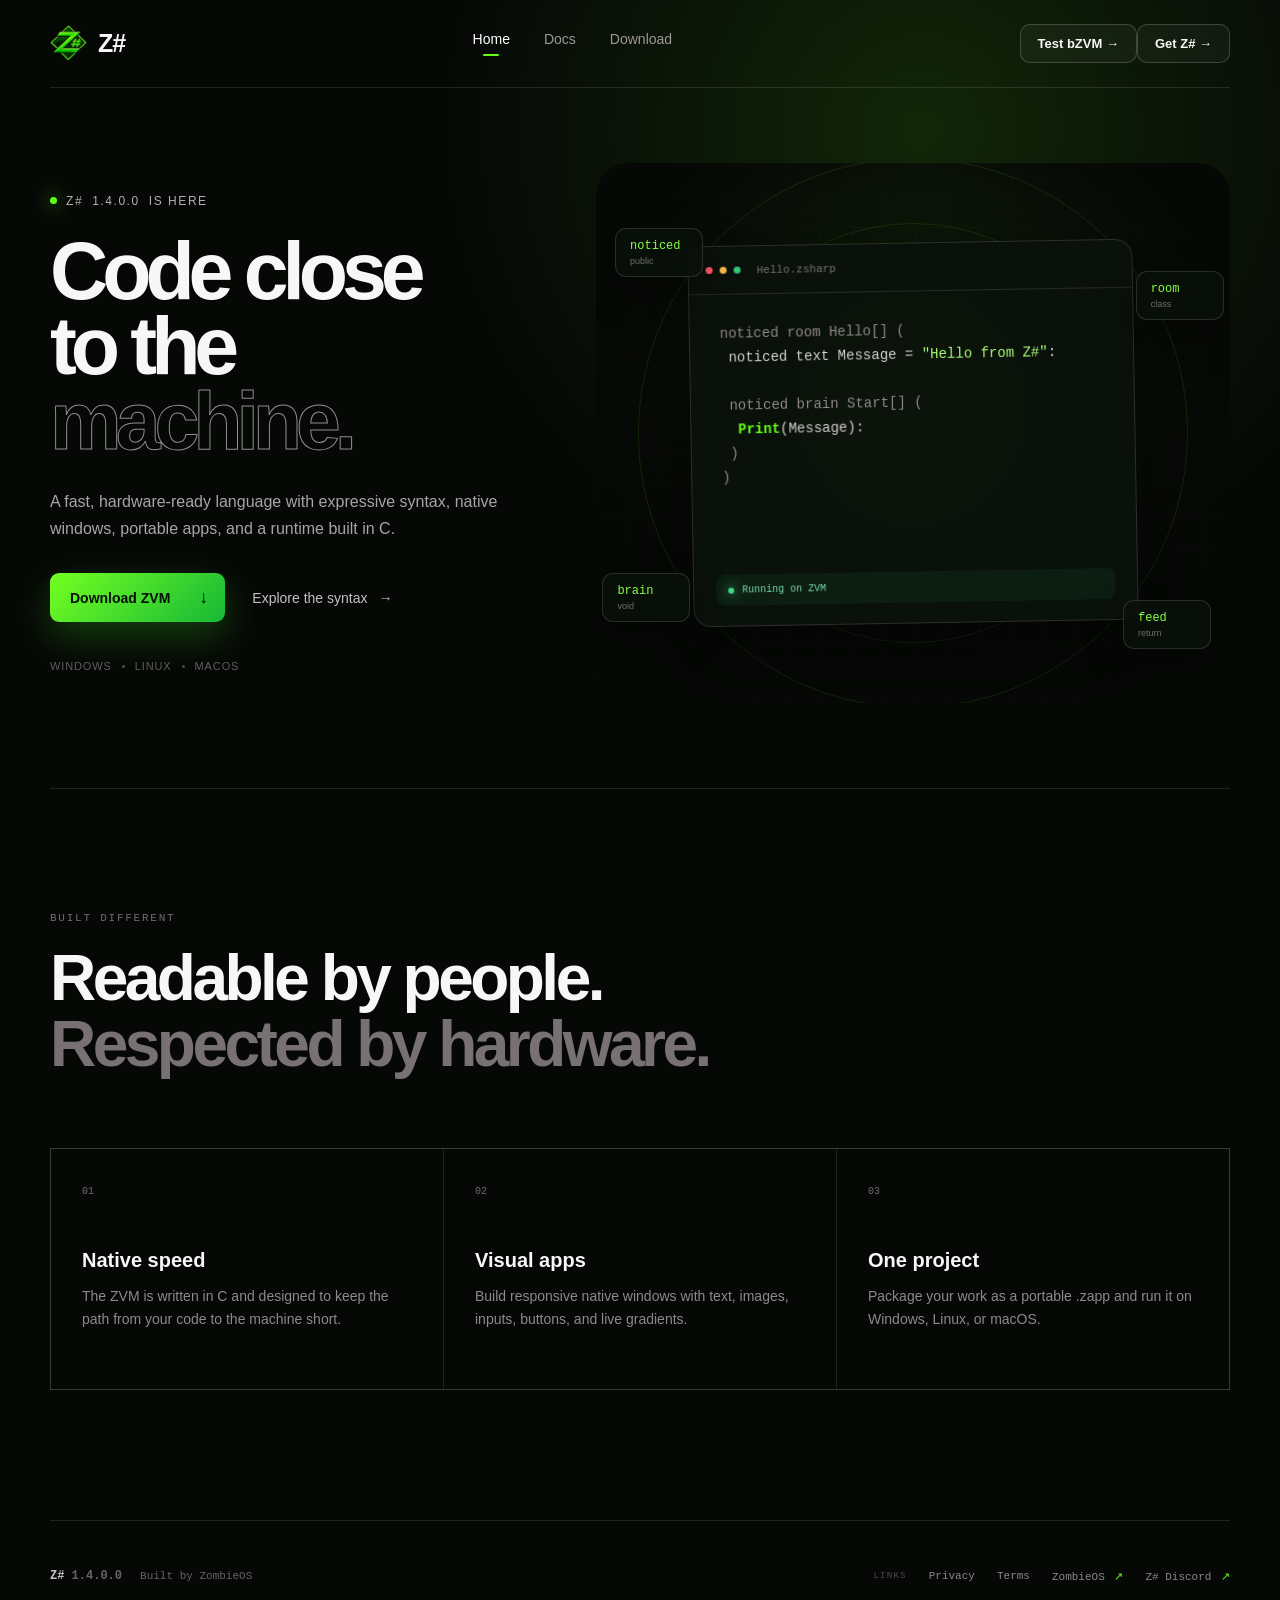
<file: index.html>
<!doctype html>
<html lang="en">
<head>
  <meta charset="utf-8">
  <meta name="viewport" content="width=device-width, initial-scale=1">
  <meta name="description" content="Z# is a fast, hardware-ready language for native apps, scripts, and Java workspaces.">
  <meta property="og:title" content="Z# — Code close to the machine">
  <meta property="og:description" content="A fast, hardware-ready language for native apps, scripts, and Java workspaces.">
  <meta property="og:image" content="https://www.zsharp.zombieos.com/og.png">
  <meta name="twitter:card" content="summary_large_image">
  <link rel="icon" href="zsharp.png?v=1.0.2.0">
  <link rel="stylesheet" href="Style.css?v=1.0.2.0">
  <script src="/Main.js?v=1.4.0.0" defer></script>
  <script src="/Script.js?v=1.4.0.0" defer></script>
  <script src="/bzvm.js?v=1.4.0.0" defer></script>
  <script type="text/zsharp" src="/Site.zsharp?v=1.4.0.0"></script>
  <title>Z# — Code close to the machine</title>
</head>
<body>
  <main>
    <nav class="nav shell" aria-label="Main navigation">
      <a class="brand" href="/" aria-label="Z# home"><img src="zsharp.png?v=1.0.2.0" alt=""><span>Z#</span></a>
      <div class="navLinks">
        <a class="active" href="/">Home</a>
        <a href="/docs">Docs</a>
        <a href="/download">Download</a>
      </div>
      <a class="navCta next" href="/zsharp.html">Test bZVM <span aria-hidden="true">→</span></a>
      <a class="navCta next" href="/download">Get Z# <span aria-hidden="true">→</span></a>
    </nav>

    <section class="hero shell">
      <div class="heroCopy">
        <div class="eyebrow"><span></span> Z# <b data-zsharp-version></b> is here</div>
        <h1>Code close<br>to the <em>machine.</em></h1>
        <p>A fast, hardware-ready language with expressive syntax, native windows, portable apps, and a runtime built in C.</p>
        <div class="heroActions">
          <a class="primaryButton" href="/download">Download ZVM <span>↓</span></a>
          <a class="textButton" href="/docs">Explore the syntax <span>→</span></a>
        </div>
        <div class="platforms" aria-label="Supported platforms"><span>Windows</span><i></i><span>Linux</span><i></i><span>macOS</span></div>
      </div>

      <div class="codeCanvas" aria-label="Interactive Z# code example">
        <div class="cursorGlow"></div>
        <div class="orbit orbitOne"></div><div class="orbit orbitTwo"></div>
        <div class="node nodeA"><b>noticed</b><small>public</small></div>
        <div class="node nodeB"><b>room</b><small>class</small></div>
        <div class="node nodeC"><b>brain</b><small>void</small></div>
        <div class="node nodeD"><b>feed</b><small>return</small></div>
        <div class="connector connectorA"></div><div class="connector connectorB"></div><div class="connector connectorC"></div>
        <div class="codeCard">
          <div class="codeBar"><span class="dot red"></span><span class="dot amber"></span><span class="dot green"></span><span class="filename">Hello.zsharp</span></div>
          <pre><span class="soft">noticed room Hello[] (</span>
 noticed text Message = <span class="string">"Hello from Z#"</span>:

<span class="soft"> noticed brain Start[] (</span>
<span class="accent">  Print</span>(Message):
<span class="soft"> )
)</span></pre>
          <div class="running"><span></span> Running on ZVM</div>
        </div>
      </div>
    </section>

    <section class="manifesto shell">
      <p class="sectionLabel">BUILT DIFFERENT</p>
      <h2>Readable by people.<br><span>Respected by hardware.</span></h2>
      <div class="featureGrid">
        <article><strong>01</strong><h3>Native speed</h3><p>The ZVM is written in C and designed to keep the path from your code to the machine short.</p></article>
        <article><strong>02</strong><h3>Visual apps</h3><p>Build responsive native windows with text, images, inputs, buttons, and live gradients.</p></article>
        <article><strong>03</strong><h3>One project</h3><p>Package your work as a portable .zapp and run it on Windows, Linux, or macOS.</p></article>
      </div>
    </section>

    <footer class="footer shell">
      <div class="footerIdentity"><strong>Z# <span data-zsharp-version></span></strong><span>Built by ZombieOS</span></div>
      <nav class="footerLinks" aria-label="Official links"><span>LINKS</span><a href="/privacy">Privacy</a><a href="/terms">Terms</a><a href="https://www.zombieos.com/" target="_blank" rel="noreferrer">ZombieOS <b>↗</b></a><a href="https://www.discord.com/invite/vyc729qvh5" target="_blank" rel="noreferrer">Z# Discord <b>↗</b></a></nav>
    </footer>
  </main>
</body>
</html>
</file>
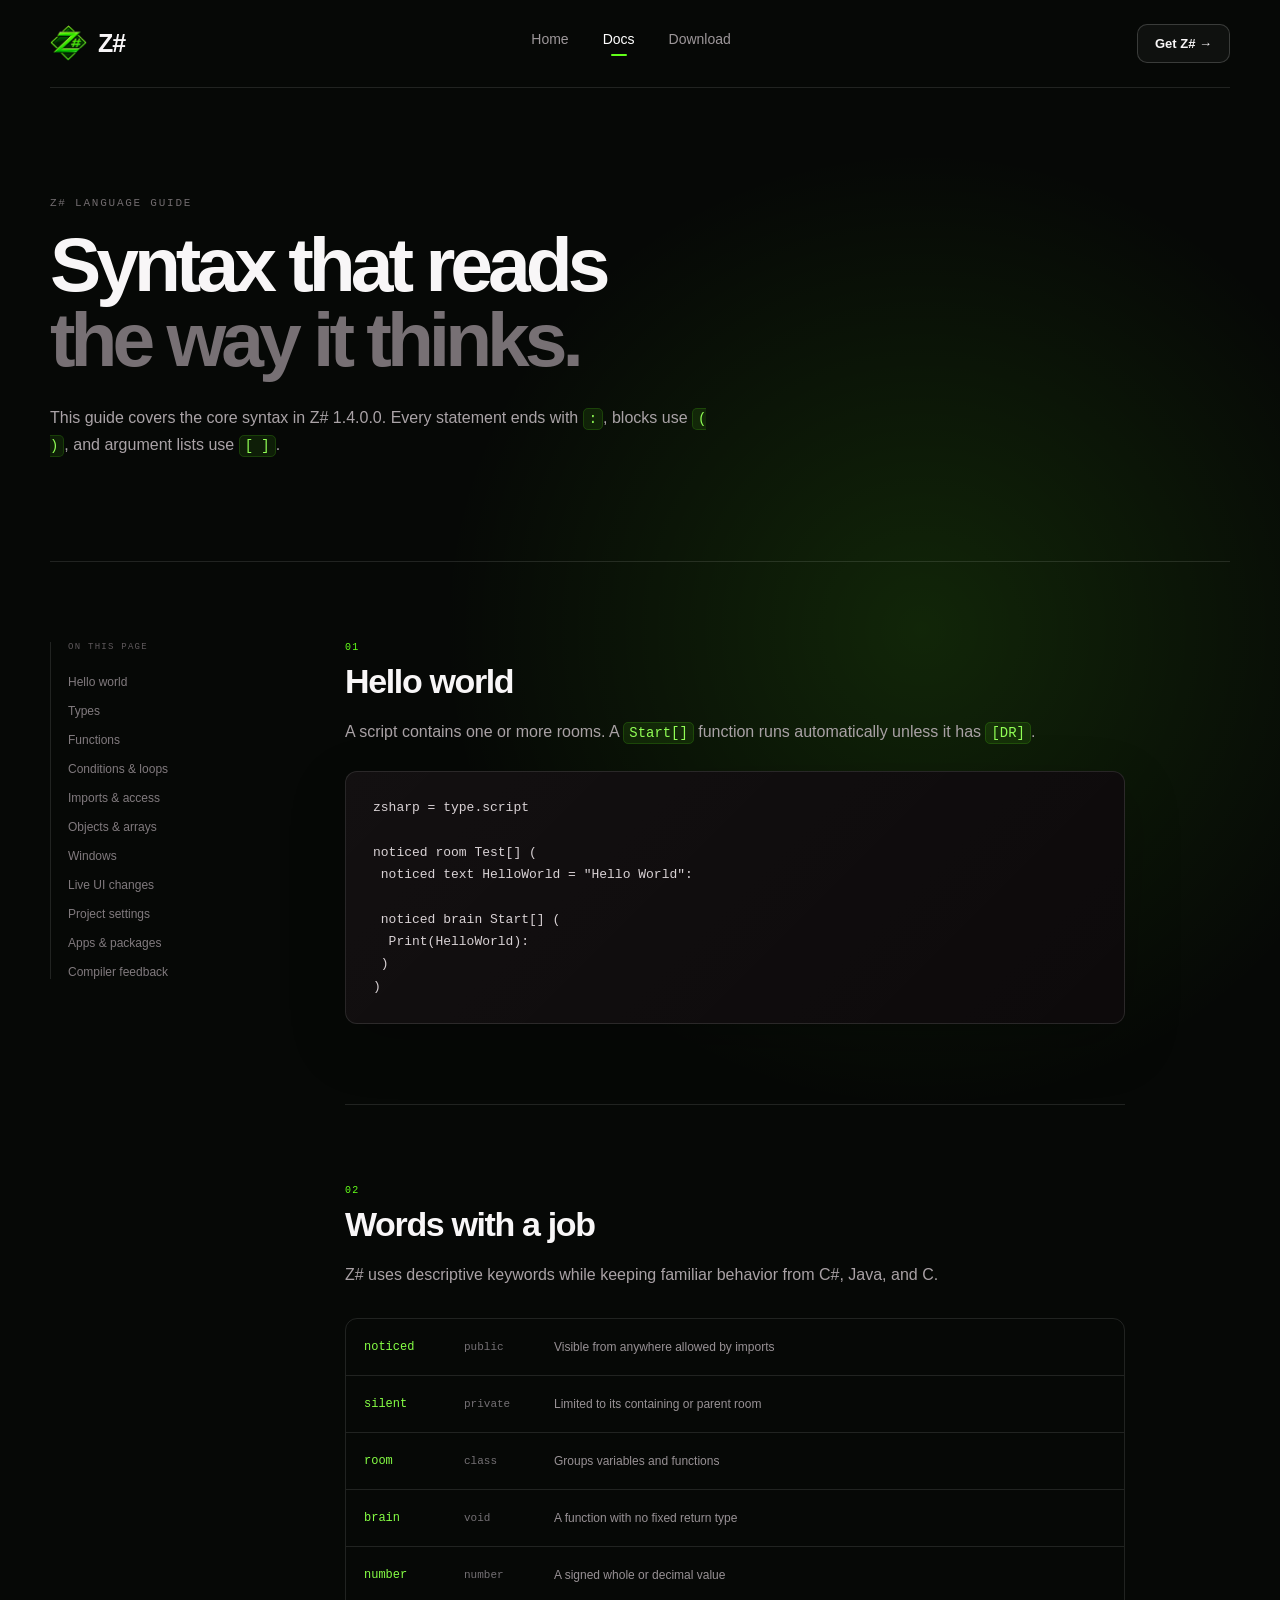
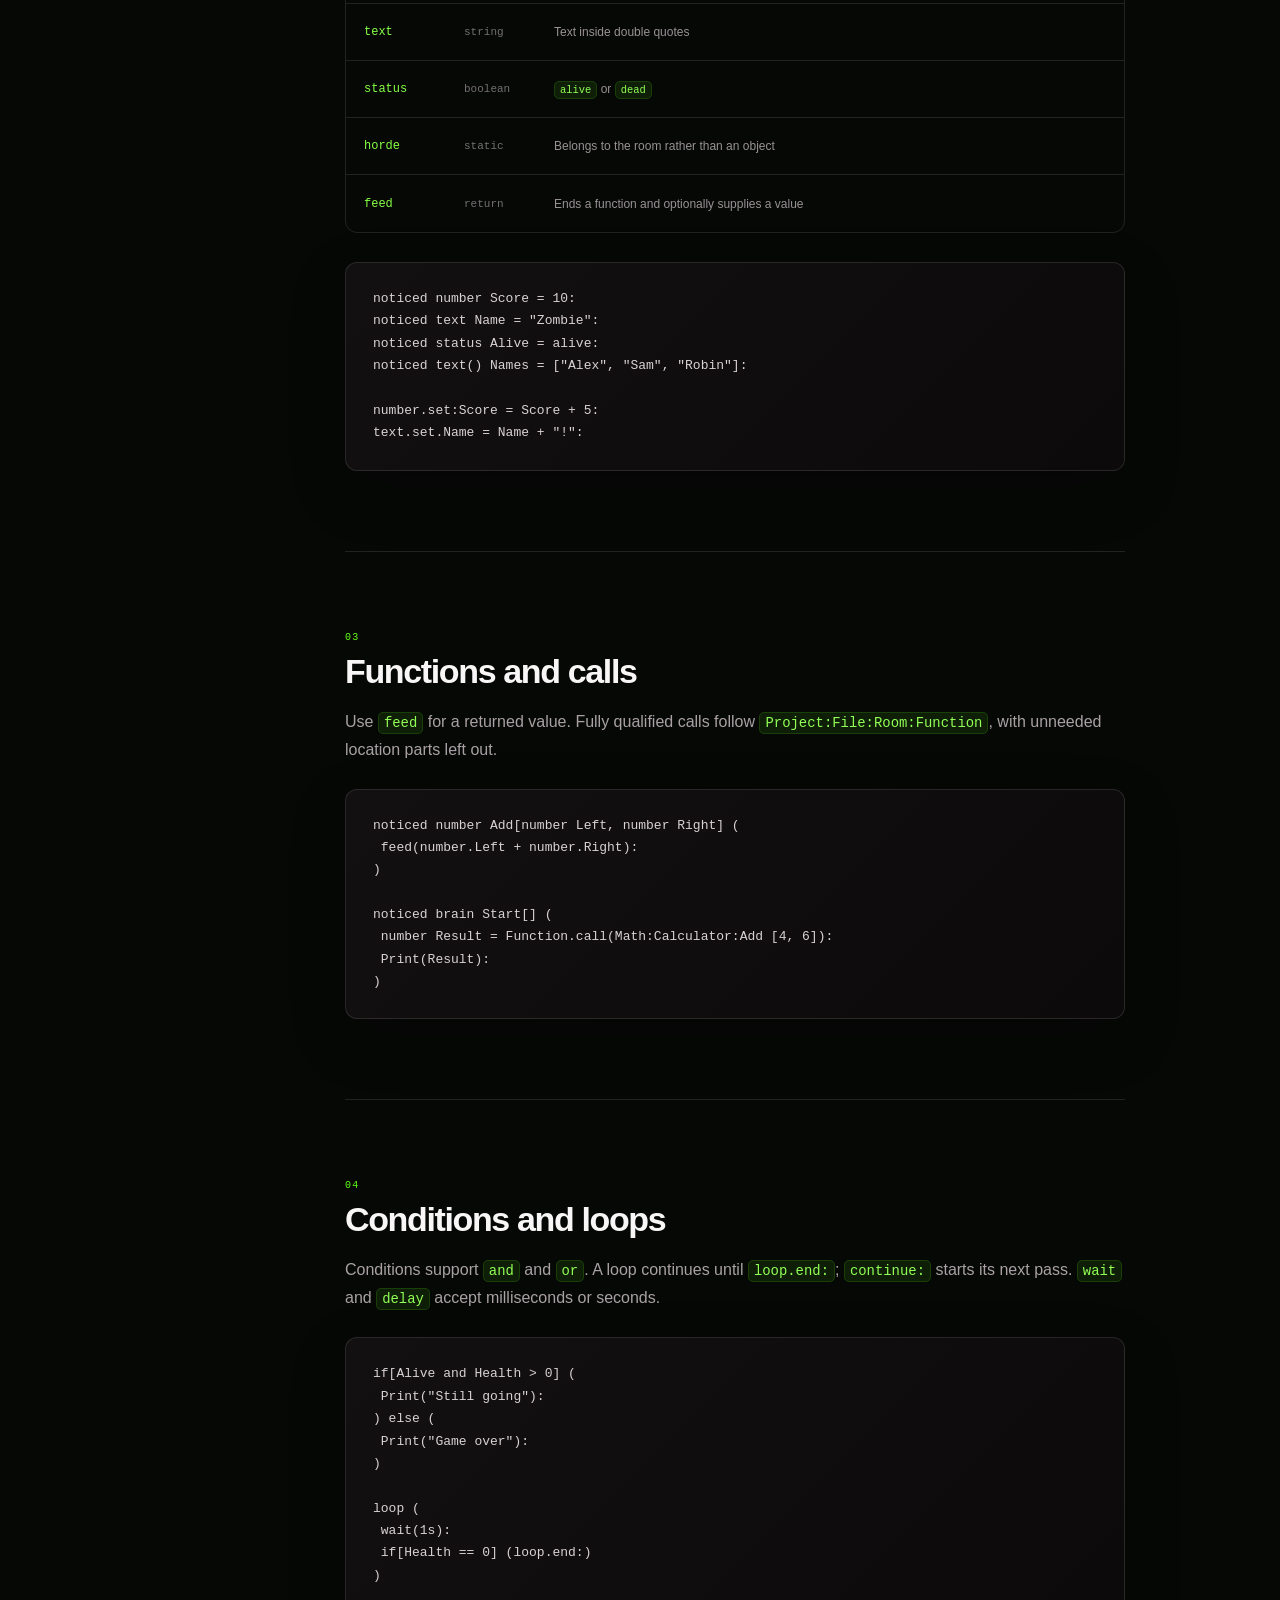
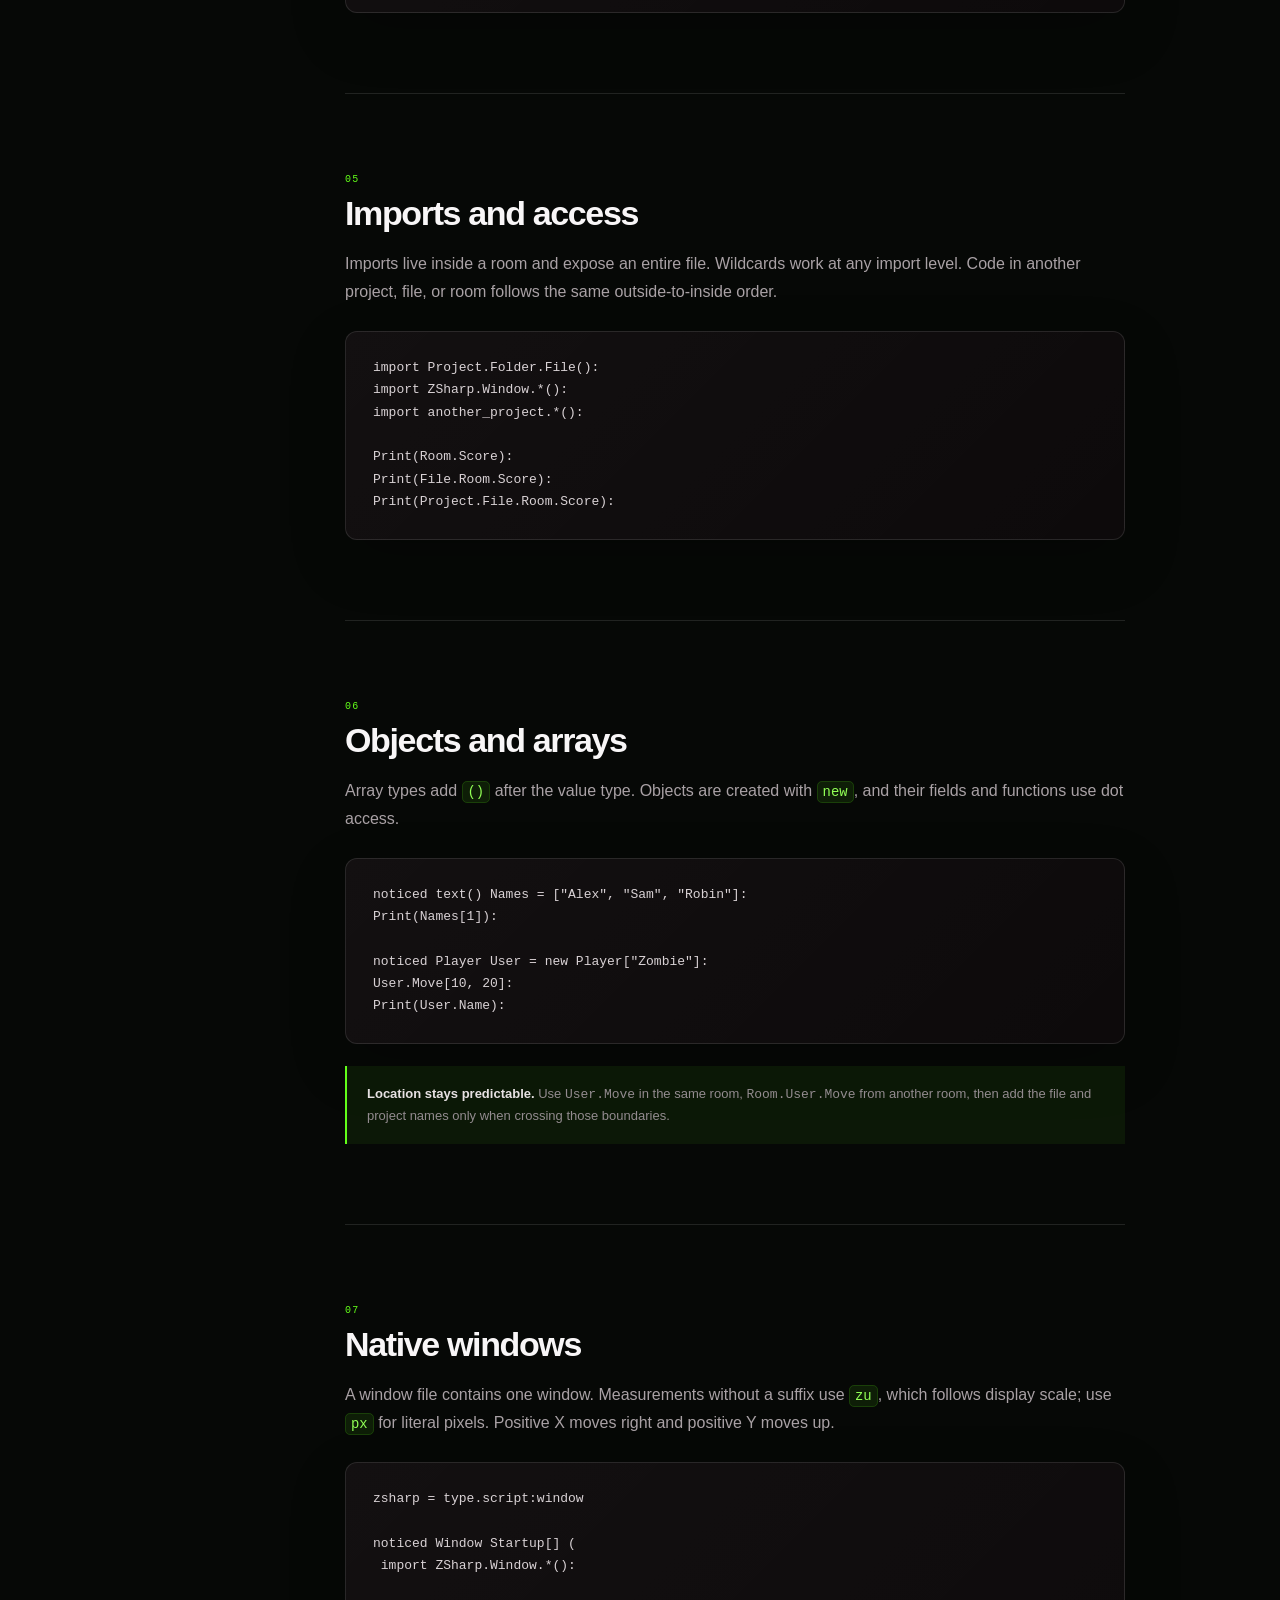
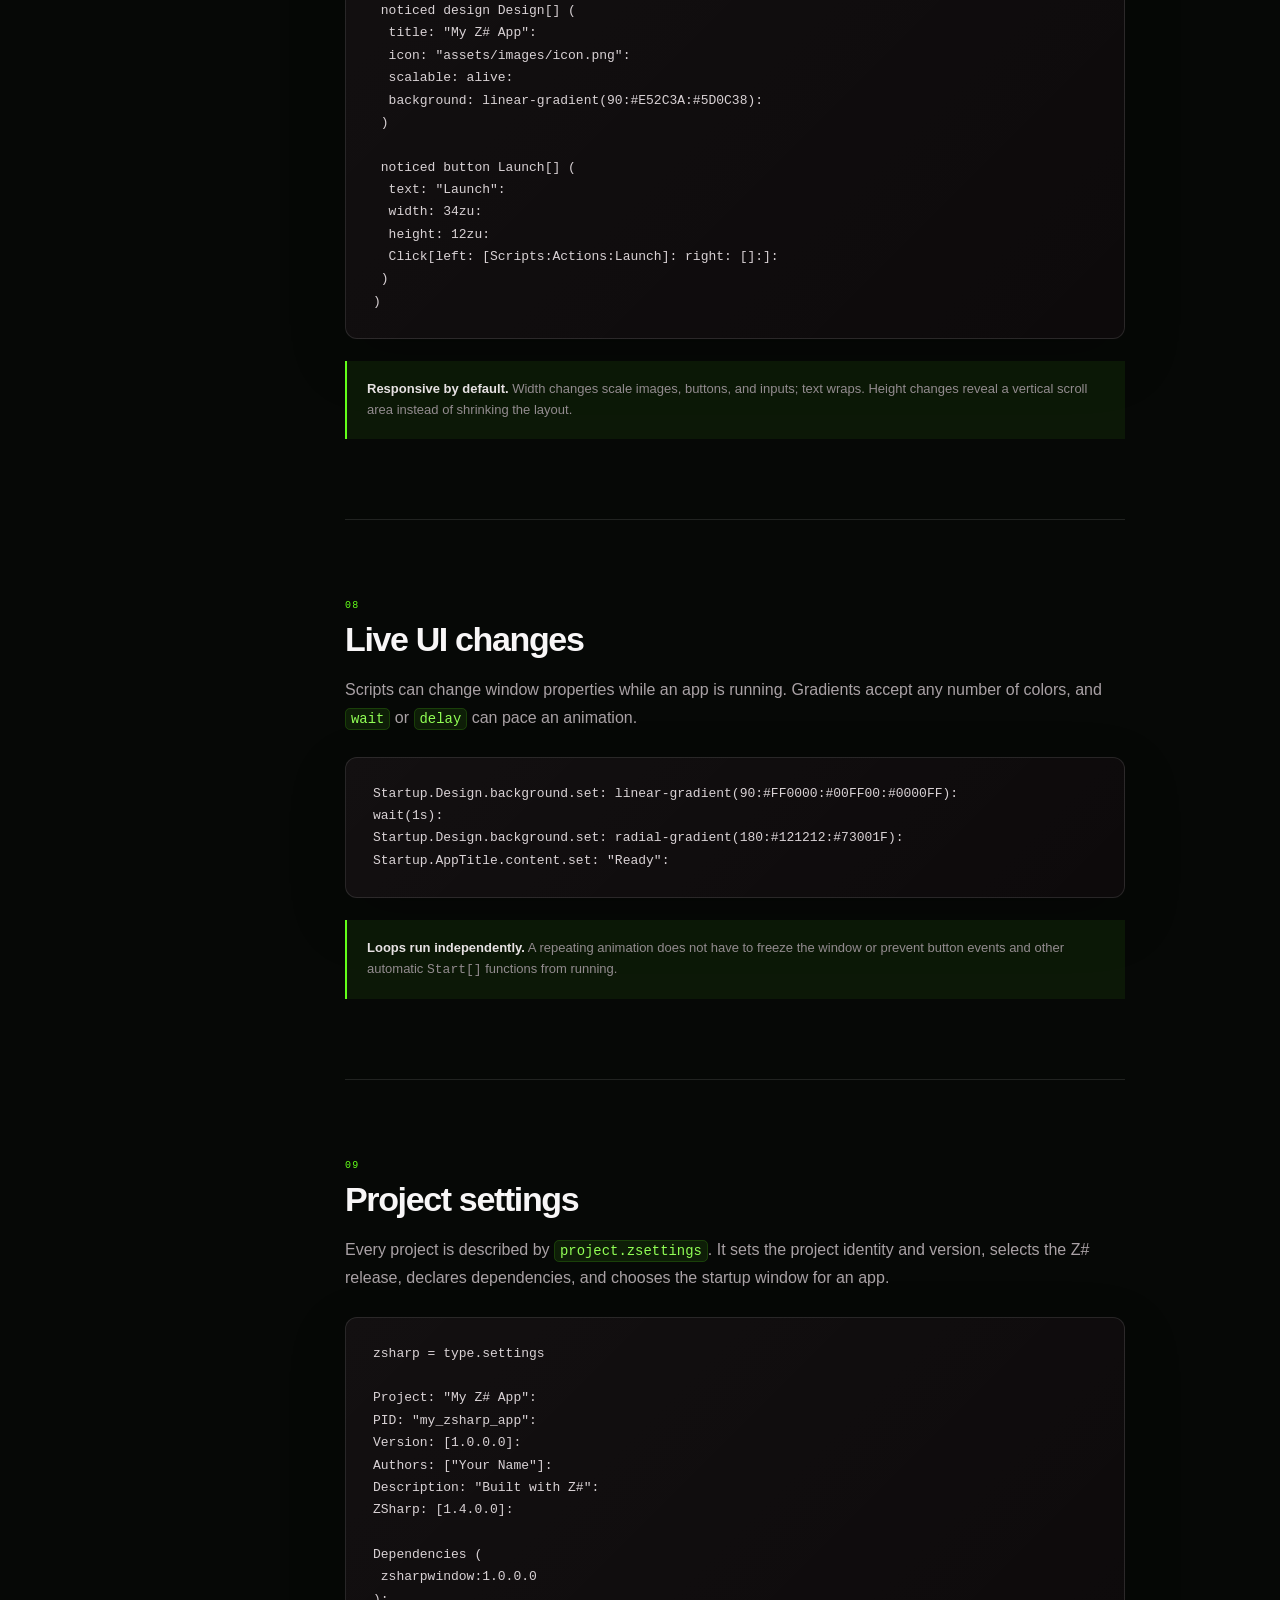
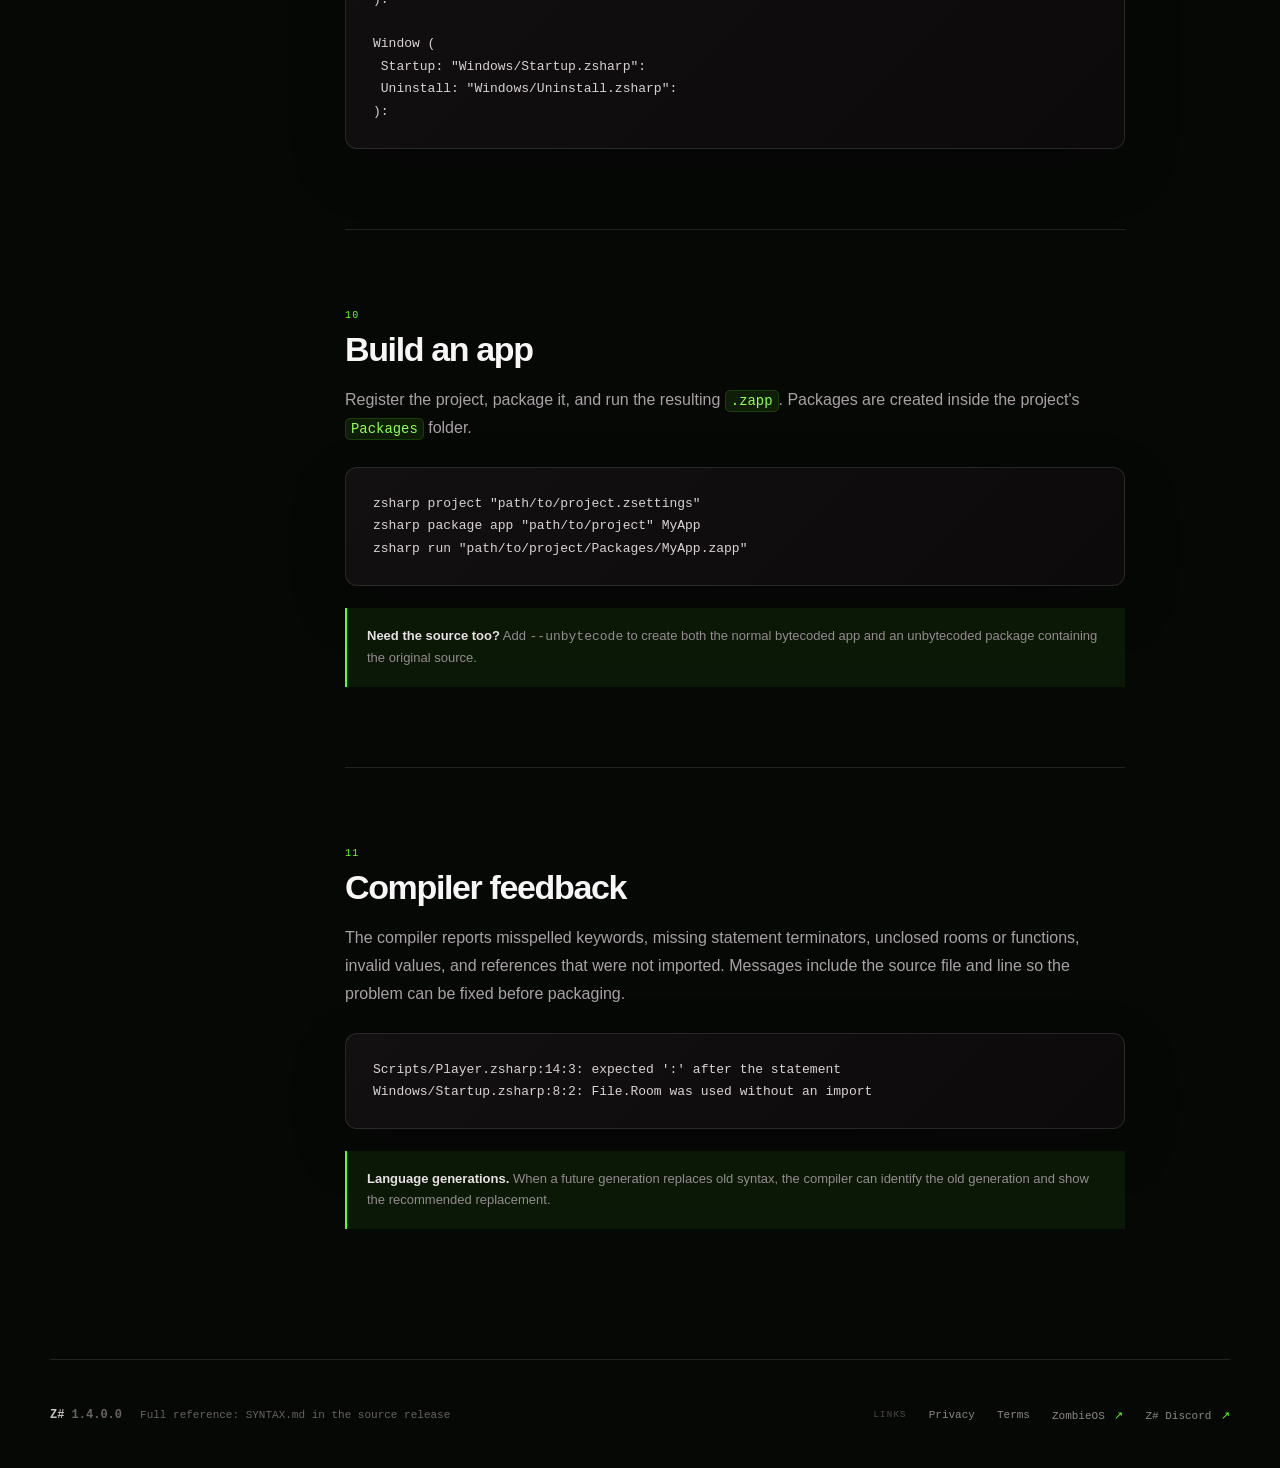
<file: docs.html>
<!doctype html>
<html lang="en">
<head>
  <meta charset="utf-8">
  <meta name="viewport" content="width=device-width, initial-scale=1">
  <meta name="description" content="Learn Z# rooms, types, functions, imports, native windows, and application packaging.">
  <link rel="icon" href="zsharp.png?v=1.0.2.0">
  <link rel="stylesheet" href="Style.css?v=1.0.2.0">
  <script src="/Main.js?v=1.4.0.0" defer></script>
  <script src="/Script.js?v=1.4.0.0" defer></script>
  <script src="/bzvm.js?v=1.4.0.0" defer></script>
  <script type="text/zsharp" src="/Site.zsharp?v=1.4.0.0"></script>
  <title>Z# Docs — Language syntax</title>
</head>
<body>
  <main>
    <nav class="nav shell" aria-label="Main navigation">
      <a class="brand" href="/" aria-label="Z# home"><img src="zsharp.png?v=1.0.2.0" alt=""><span>Z#</span></a>
      <div class="navLinks"><a href="/">Home</a><a class="active" href="/docs">Docs</a><a href="/download">Download</a></div>
      <a class="navCta" href="/download">Get Z# <span aria-hidden="true">→</span></a>
    </nav>

    <header class="docsHero shell">
      <p class="sectionLabel">Z# LANGUAGE GUIDE</p>
      <h1>Syntax that reads<br><span>the way it thinks.</span></h1>
      <p>This guide covers the core syntax in Z# <span data-zsharp-version></span>. Every statement ends with <code>:</code>, blocks use <code>( )</code>, and argument lists use <code>[ ]</code>.</p>
    </header>

    <div class="docsLayout shell">
      <aside class="docsRail">
        <span>ON THIS PAGE</span>
        <a href="#hello">Hello world</a><a href="#types">Types</a><a href="#functions">Functions</a>
        <a href="#conditions">Conditions &amp; loops</a><a href="#imports">Imports &amp; access</a>
        <a href="#objects">Objects &amp; arrays</a><a href="#windows">Windows</a><a href="#live-ui">Live UI changes</a>
        <a href="#settings">Project settings</a><a href="#packages">Apps &amp; packages</a><a href="#compiler">Compiler feedback</a>
      </aside>

      <article class="docsContent">
        <section id="hello">
          <div class="docNumber">01</div><h2>Hello world</h2>
          <p>A script contains one or more rooms. A <code>Start[]</code> function runs automatically unless it has <code>[DR]</code>.</p>
          <pre><code>zsharp = type.script

noticed room Test[] (
 noticed text HelloWorld = "Hello World":

 noticed brain Start[] (
  Print(HelloWorld):
 )
)</code></pre>
        </section>

        <section id="types">
          <div class="docNumber">02</div><h2>Words with a job</h2>
          <p>Z# uses descriptive keywords while keeping familiar behavior from C#, Java, and C.</p>
          <div class="comparisonTable">
            <div class="comparisonRow"><code>noticed</code><span>public</span><p>Visible from anywhere allowed by imports</p></div>
            <div class="comparisonRow"><code>silent</code><span>private</span><p>Limited to its containing or parent room</p></div>
            <div class="comparisonRow"><code>room</code><span>class</span><p>Groups variables and functions</p></div>
            <div class="comparisonRow"><code>brain</code><span>void</span><p>A function with no fixed return type</p></div>
            <div class="comparisonRow"><code>number</code><span>number</span><p>A signed whole or decimal value</p></div>
            <div class="comparisonRow"><code>text</code><span>string</span><p>Text inside double quotes</p></div>
            <div class="comparisonRow"><code>status</code><span>boolean</span><p><code>alive</code> or <code>dead</code></p></div>
            <div class="comparisonRow"><code>horde</code><span>static</span><p>Belongs to the room rather than an object</p></div>
            <div class="comparisonRow"><code>feed</code><span>return</span><p>Ends a function and optionally supplies a value</p></div>
          </div>
          <pre><code>noticed number Score = 10:
noticed text Name = "Zombie":
noticed status Alive = alive:
noticed text() Names = ["Alex", "Sam", "Robin"]:

number.set:Score = Score + 5:
text.set.Name = Name + "!":</code></pre>
        </section>

        <section id="functions">
          <div class="docNumber">03</div><h2>Functions and calls</h2>
          <p>Use <code>feed</code> for a returned value. Fully qualified calls follow <code>Project:File:Room:Function</code>, with unneeded location parts left out.</p>
          <pre><code>noticed number Add[number Left, number Right] (
 feed(number.Left + number.Right):
)

noticed brain Start[] (
 number Result = Function.call(Math:Calculator:Add [4, 6]):
 Print(Result):
)</code></pre>
        </section>

        <section id="conditions">
          <div class="docNumber">04</div><h2>Conditions and loops</h2>
          <p>Conditions support <code>and</code> and <code>or</code>. A loop continues until <code>loop.end:</code>; <code>continue:</code> starts its next pass. <code>wait</code> and <code>delay</code> accept milliseconds or seconds.</p>
          <pre><code>if[Alive and Health &gt; 0] (
 Print("Still going"):
) else (
 Print("Game over"):
)

loop (
 wait(1s):
 if[Health == 0] (loop.end:)
)</code></pre>
        </section>

        <section id="imports">
          <div class="docNumber">05</div><h2>Imports and access</h2>
          <p>Imports live inside a room and expose an entire file. Wildcards work at any import level. Code in another project, file, or room follows the same outside-to-inside order.</p>
          <pre><code>import Project.Folder.File():
import ZSharp.Window.*():
import another_project.*():

Print(Room.Score):
Print(File.Room.Score):
Print(Project.File.Room.Score):</code></pre>
        </section>

        <section id="objects">
          <div class="docNumber">06</div><h2>Objects and arrays</h2>
          <p>Array types add <code>()</code> after the value type. Objects are created with <code>new</code>, and their fields and functions use dot access.</p>
          <pre><code>noticed text() Names = ["Alex", "Sam", "Robin"]:
Print(Names[1]):

noticed Player User = new Player["Zombie"]:
User.Move[10, 20]:
Print(User.Name):</code></pre>
          <div class="docNote"><strong>Location stays predictable.</strong> Use <code>User.Move</code> in the same room, <code>Room.User.Move</code> from another room, then add the file and project names only when crossing those boundaries.</div>
        </section>

        <section id="windows">
          <div class="docNumber">07</div><h2>Native windows</h2>
          <p>A window file contains one window. Measurements without a suffix use <code>zu</code>, which follows display scale; use <code>px</code> for literal pixels. Positive X moves right and positive Y moves up.</p>
          <pre><code>zsharp = type.script:window

noticed Window Startup[] (
 import ZSharp.Window.*():

 noticed design Design[] (
  title: "My Z# App":
  icon: "assets/images/icon.png":
  scalable: alive:
  background: linear-gradient(90:#E52C3A:#5D0C38):
 )

 noticed button Launch[] (
  text: "Launch":
  width: 34zu:
  height: 12zu:
  Click[left: [Scripts:Actions:Launch]: right: []:]:
 )
)</code></pre>
          <div class="docNote"><strong>Responsive by default.</strong> Width changes scale images, buttons, and inputs; text wraps. Height changes reveal a vertical scroll area instead of shrinking the layout.</div>
        </section>

        <section id="live-ui">
          <div class="docNumber">08</div><h2>Live UI changes</h2>
          <p>Scripts can change window properties while an app is running. Gradients accept any number of colors, and <code>wait</code> or <code>delay</code> can pace an animation.</p>
          <pre><code>Startup.Design.background.set: linear-gradient(90:#FF0000:#00FF00:#0000FF):
wait(1s):
Startup.Design.background.set: radial-gradient(180:#121212:#73001F):
Startup.AppTitle.content.set: "Ready":</code></pre>
          <div class="docNote"><strong>Loops run independently.</strong> A repeating animation does not have to freeze the window or prevent button events and other automatic <code>Start[]</code> functions from running.</div>
        </section>

        <section id="settings">
          <div class="docNumber">09</div><h2>Project settings</h2>
          <p>Every project is described by <code>project.zsettings</code>. It sets the project identity and version, selects the Z# release, declares dependencies, and chooses the startup window for an app.</p>
          <pre><code>zsharp = type.settings

Project: "My Z# App":
PID: "my_zsharp_app":
Version: [1.0.0.0]:
Authors: ["Your Name"]:
Description: "Built with Z#":
ZSharp: [<span data-zsharp-version></span>]:

Dependencies (
 zsharpwindow:1.0.0.0
):

Window (
 Startup: "Windows/Startup.zsharp":
 Uninstall: "Windows/Uninstall.zsharp":
):</code></pre>
        </section>

        <section id="packages">
          <div class="docNumber">10</div><h2>Build an app</h2>
          <p>Register the project, package it, and run the resulting <code>.zapp</code>. Packages are created inside the project&apos;s <code>Packages</code> folder.</p>
          <pre><code>zsharp project "path/to/project.zsettings"
zsharp package app "path/to/project" MyApp
zsharp run "path/to/project/Packages/MyApp.zapp"</code></pre>
          <div class="docNote"><strong>Need the source too?</strong> Add <code>--unbytecode</code> to create both the normal bytecoded app and an unbytecoded package containing the original source.</div>
        </section>

        <section id="compiler">
          <div class="docNumber">11</div><h2>Compiler feedback</h2>
          <p>The compiler reports misspelled keywords, missing statement terminators, unclosed rooms or functions, invalid values, and references that were not imported. Messages include the source file and line so the problem can be fixed before packaging.</p>
          <pre><code>Scripts/Player.zsharp:14:3: expected ':' after the statement
Windows/Startup.zsharp:8:2: File.Room was used without an import</code></pre>
          <div class="docNote"><strong>Language generations.</strong> When a future generation replaces old syntax, the compiler can identify the old generation and show the recommended replacement.</div>
        </section>
      </article>
    </div>

    <footer class="footer shell">
      <div class="footerIdentity"><strong>Z# <span data-zsharp-version></span></strong><span>Full reference: SYNTAX.md in the source release</span></div>
      <nav class="footerLinks" aria-label="Official links"><span>LINKS</span><a href="/privacy">Privacy</a><a href="/terms">Terms</a><a href="https://www.zombieos.com/" target="_blank" rel="noreferrer">ZombieOS <b>↗</b></a><a href="https://www.discord.com/invite/vyc729qvh5" target="_blank" rel="noreferrer">Z# Discord <b>↗</b></a></nav>
    </footer>
  </main>
</body>
</html>
</file>
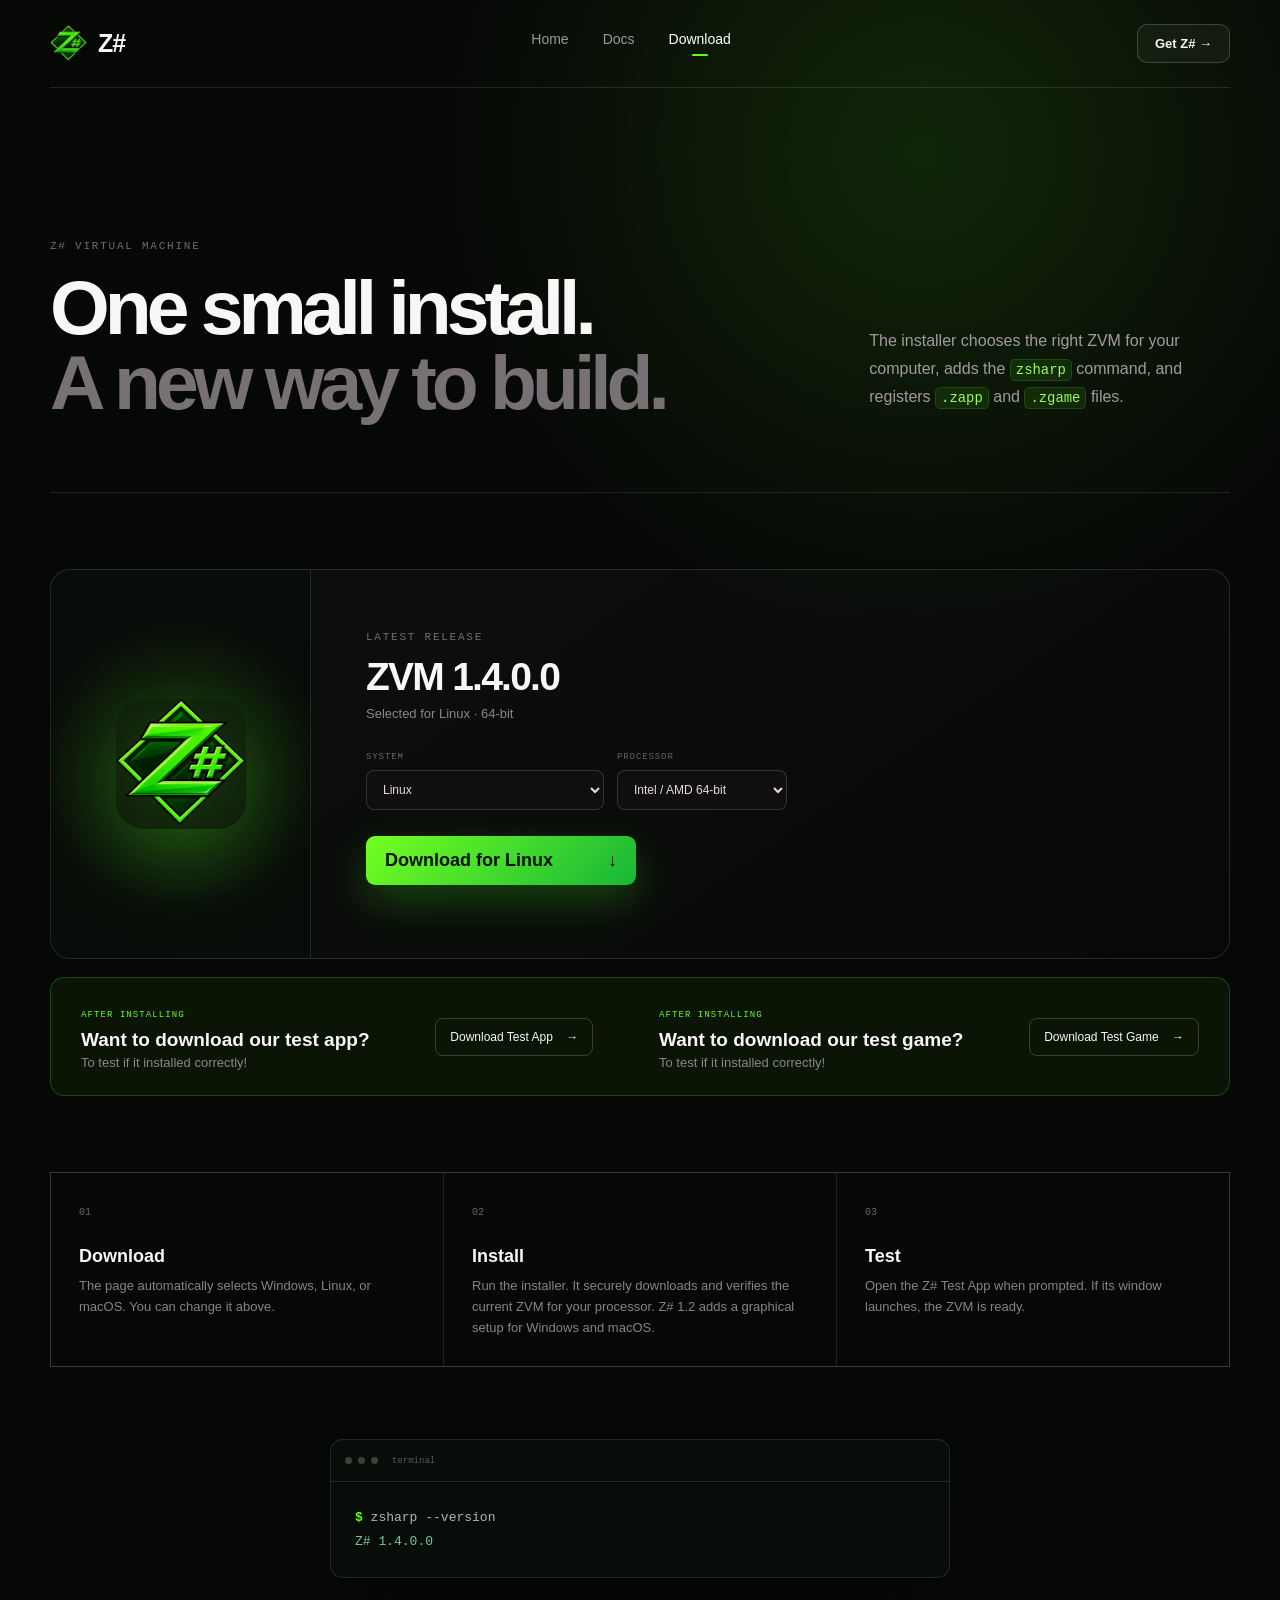
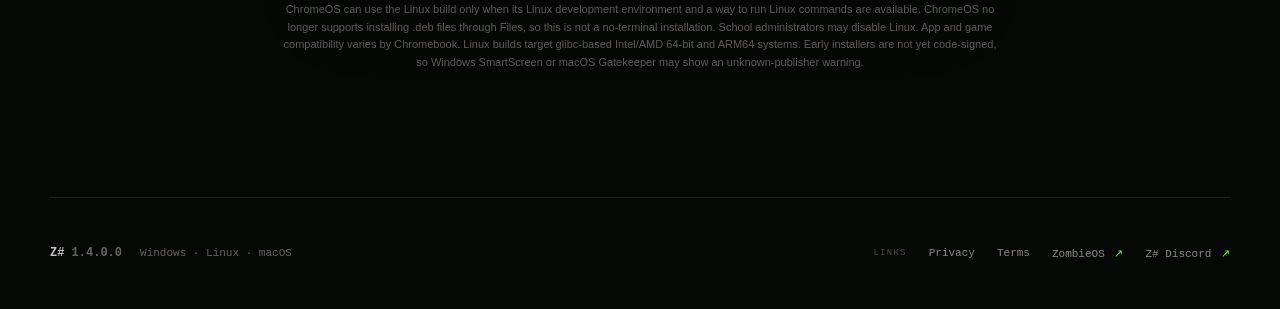
<file: download.html>
<!doctype html>
<html lang="en">
<head>
  <meta charset="utf-8">
  <meta name="viewport" content="width=device-width, initial-scale=1">
  <meta name="description" content="Download the Z# Virtual Machine for Windows, Linux, and macOS.">
  <link rel="icon" href="zsharp.png?v=1.0.2.0">
  <link rel="stylesheet" href="Style.css?v=1.0.2.0">
  <script src="/Main.js?v=1.4.0.0" defer></script>
  <script src="/Script.js?v=1.4.0.0" defer></script>
  <script src="/bzvm.js?v=1.4.0.0" defer></script>
  <script type="text/zsharp" src="/Site.zsharp?v=1.4.0.0"></script>
  <title>Download Z#</title>
</head>
<body data-title="Download Z# {version}">
  <main>
    <nav class="nav shell" aria-label="Main navigation">
      <a class="brand" href="/" aria-label="Z# home"><img src="zsharp.png?v=1.0.2.0" alt=""><span>Z#</span></a>
      <div class="navLinks"><a href="/">Home</a><a href="/docs">Docs</a><a class="active" href="/download">Download</a></div>
      <a class="navCta" href="/download">Get Z# <span aria-hidden="true">→</span></a>
    </nav>

    <header class="downloadHero shell">
      <div><p class="sectionLabel">Z# VIRTUAL MACHINE</p><h1>One small install.<br><span>A new way to build.</span></h1></div>
      <p>The installer chooses the right ZVM for your computer, adds the <code>zsharp</code> command, and registers <code>.zapp</code> and <code>.zgame</code> files.</p>
    </header>

    <section class="downloadSection shell">
      <div class="downloadCard">
        <div class="downloadIcon"><img src="zsharp.png?v=1.0.2.0" width="130" height="130" alt="Z# icon"></div>
        <div class="downloadInfo">
          <p class="sectionLabel">LATEST RELEASE</p>
          <h2>ZVM <span data-zsharp-version></span></h2>
          <p id="detectedSystem">Selected for Windows · 64-bit</p>
          <div class="downloadSelectors">
            <label>System
              <select id="downloadSystem"><option value="windows">Windows</option><option value="linux">Linux</option><option value="macos">macOS</option><option value="chromeos">ChromeOS (Linux environment)</option></select>
            </label>
            <label>Processor
              <select id="downloadArchitecture"><option value="x86_64">Intel / AMD 64-bit</option><option value="aarch64">ARM64</option></select>
            </label>
          </div>
          <a class="downloadButton" id="installerDownload" href="https://www.zsharp.zombieos.com/assets/download/installers/1.4.0.0/windows-x86_64/zsharp-installer.exe"><span id="installerLabel">Download for Windows</span> <span aria-hidden="true">↓</span></a>
        </div>
      </div>

      <div class="afterInstall">
        <div><span class="stepBadge">AFTER INSTALLING</span><h3>Want to download our test app?</h3><p>To test if it installed correctly!</p></div>
        <a id="testAppDownload" href="https://www.zsharp.zombieos.com/assets/download/ZSharp-Test-App.zapp">Download Test App <span>→</span></a>
        <div><span class="stepBadge">AFTER INSTALLING</span><h3>Want to download our test game?</h3><p>To test if it installed correctly!</p></div>
        <a id="testGameDownload" href="https://www.zsharp.zombieos.com/assets/download/ZSharpGameTest.zgame">Download Test Game <span>→</span></a>
      </div>

      <div class="installSteps">
        <article><span>01</span><h3>Download</h3><p>The page automatically selects Windows, Linux, or macOS. You can change it above.</p></article>
        <article><span>02</span><h3>Install</h3><p>Run the installer. It securely downloads and verifies the current ZVM for your processor. Z# 1.2 adds a graphical setup for Windows and macOS.</p></article>
        <article><span>03</span><h3>Test</h3><p>Open the Z# Test App when prompted. If its window launches, the ZVM is ready.</p></article>
      </div>

      <div class="terminalCard"><div class="terminalTop"><i></i><i></i><i></i><span>terminal</span></div><code><b>$</b> zsharp --version<br><span>Z# <span data-zsharp-version></span></span></code></div>
      <p class="downloadFinePrint">ChromeOS can use the Linux build only when its Linux development environment and a way to run Linux commands are available. ChromeOS no longer supports installing .deb files through Files, so this is not a no-terminal installation. School administrators may disable Linux. App and game compatibility varies by Chromebook. Linux builds target glibc-based Intel/AMD 64-bit and ARM64 systems. Early installers are not yet code-signed, so Windows SmartScreen or macOS Gatekeeper may show an unknown-publisher warning.</p>
    </section>

    <footer class="footer shell">
      <div class="footerIdentity"><strong>Z# <span data-zsharp-version></span></strong><span>Windows · Linux · macOS</span></div>
      <nav class="footerLinks" aria-label="Official links"><span>LINKS</span><a href="/privacy">Privacy</a><a href="/terms">Terms</a><a href="https://www.zombieos.com/" target="_blank" rel="noreferrer">ZombieOS <b>↗</b></a><a href="https://www.discord.com/invite/vyc729qvh5" target="_blank" rel="noreferrer">Z# Discord <b>↗</b></a></nav>
    </footer>
  </main>
</body>
</html>
</file>
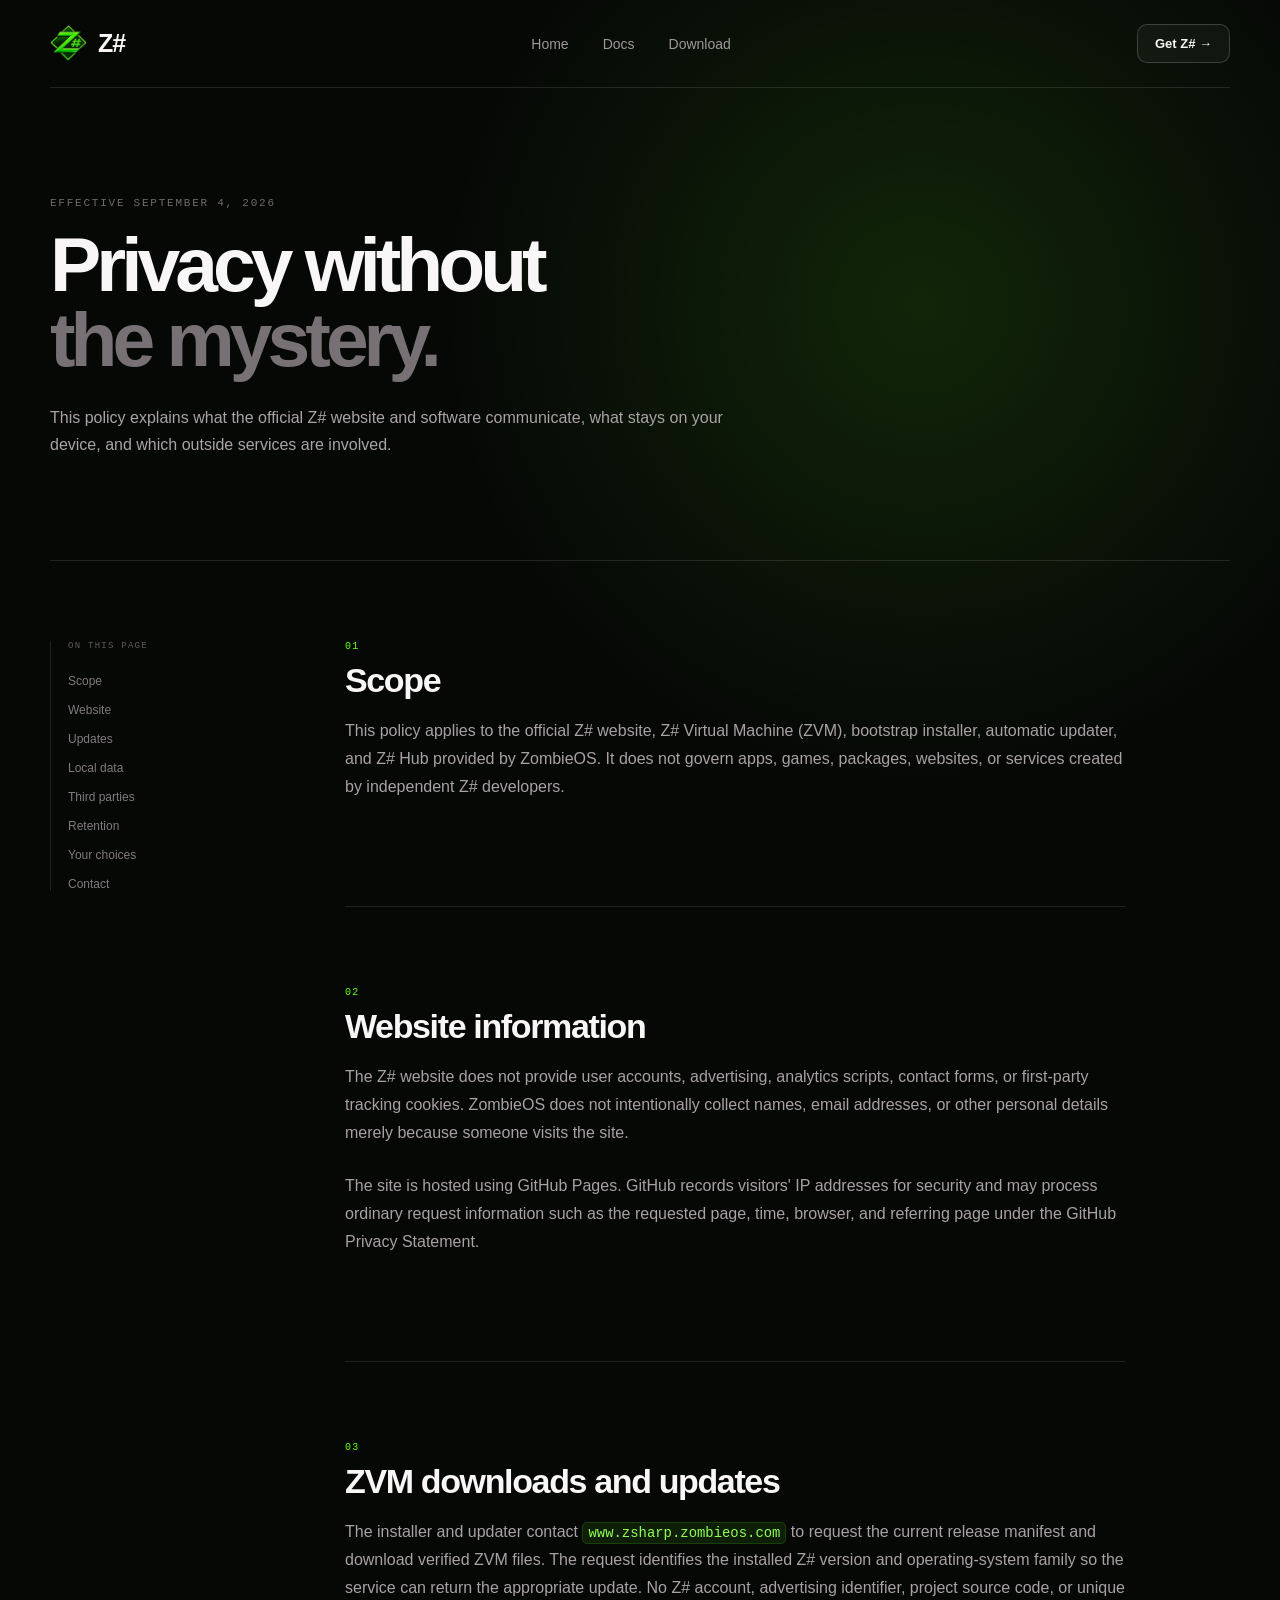
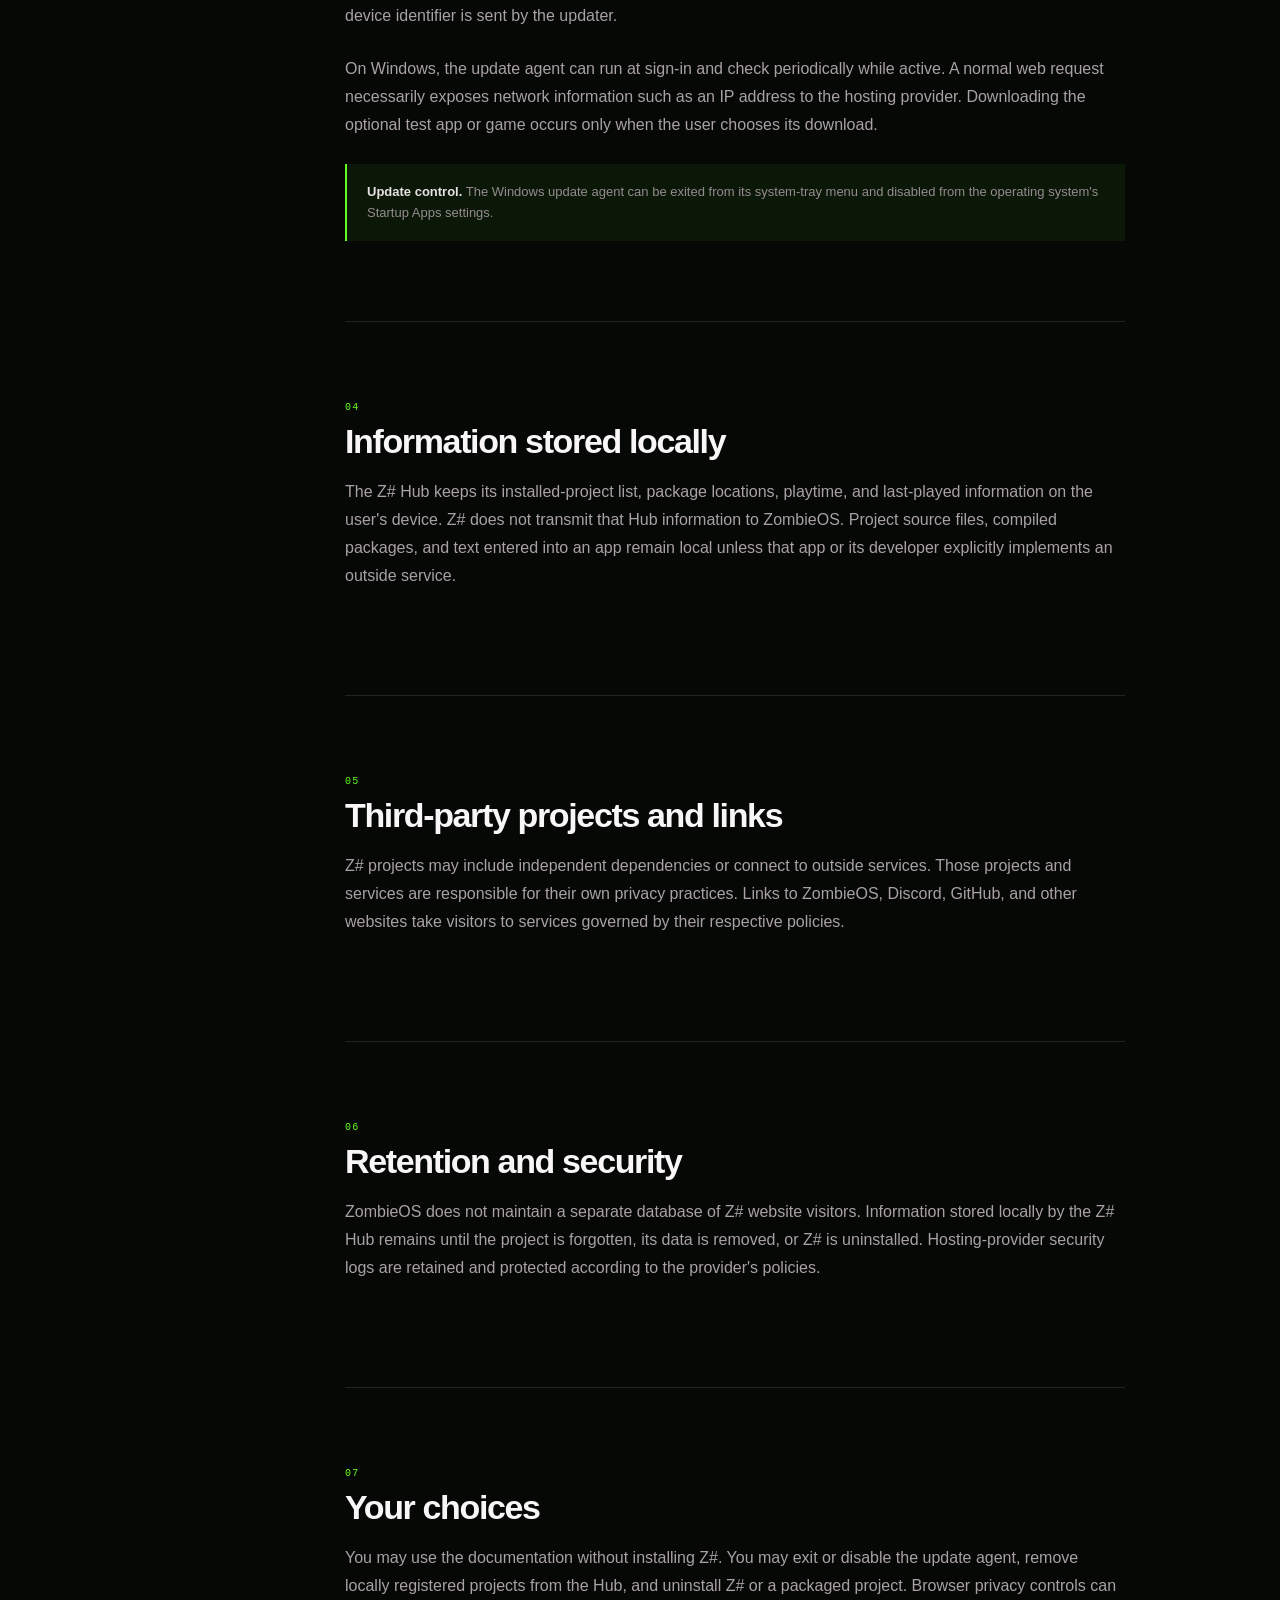
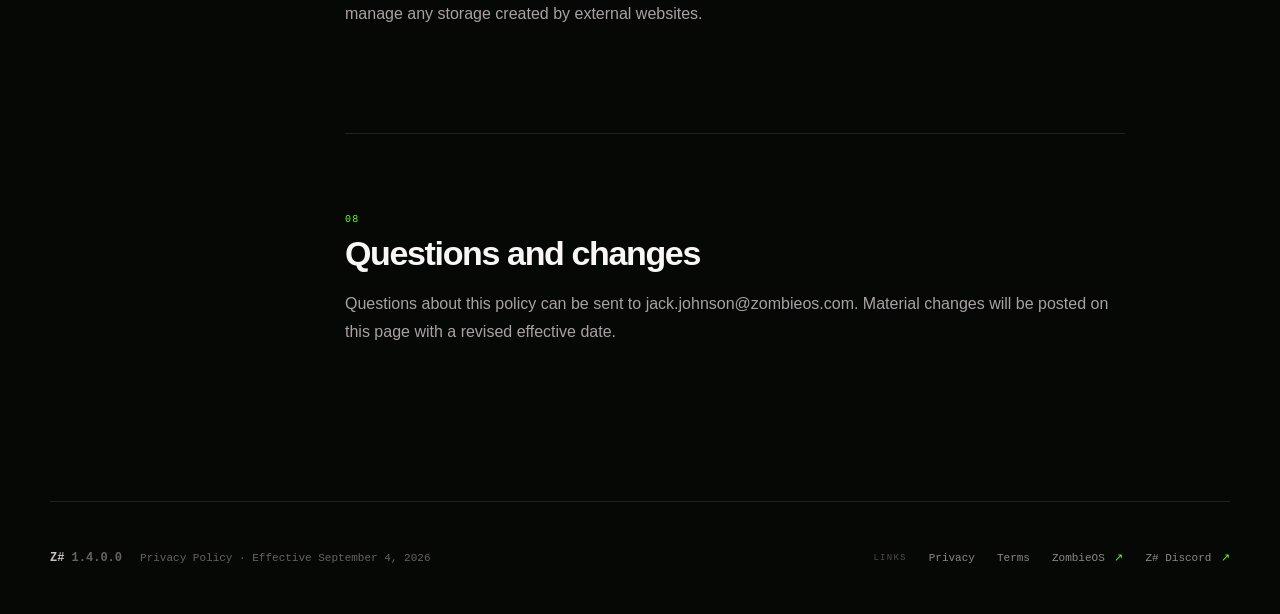
<file: privacy.html>
<!doctype html>
<html lang="en">
<head>
  <meta charset="utf-8">
  <meta name="viewport" content="width=device-width, initial-scale=1">
  <meta name="description" content="How the Z# website, ZVM, updater, and Hub handle information.">
  <link rel="icon" href="zsharp.png?v=1.0.2.0">
  <link rel="stylesheet" href="Style.css?v=1.0.2.0">
  <script src="/Main.js?v=1.4.0.0" defer></script>
  <script src="/Script.js?v=1.4.0.0" defer></script>
  <script src="/bzvm.js?v=1.4.0.0" defer></script>
  <script type="text/zsharp" src="/Site.zsharp?v=1.4.0.0"></script>
  <title>Privacy Policy — Z#</title>
</head>
<body>
  <main>
    <nav class="nav shell" aria-label="Main navigation">
      <a class="brand" href="/" aria-label="Z# home"><img src="zsharp.png?v=1.0.2.0" alt=""><span>Z#</span></a>
      <div class="navLinks"><a href="/">Home</a><a href="/docs">Docs</a><a href="/download">Download</a></div>
      <a class="navCta" href="/download">Get Z# <span aria-hidden="true">→</span></a>
    </nav>

    <header class="docsHero shell">
      <p class="sectionLabel">EFFECTIVE SEPTEMBER 4, 2026</p>
      <h1>Privacy without<br><span>the mystery.</span></h1>
      <p>This policy explains what the official Z# website and software communicate, what stays on your device, and which outside services are involved.</p>
    </header>

    <div class="docsLayout shell">
      <aside class="docsRail">
        <span>ON THIS PAGE</span>
        <a href="#scope">Scope</a><a href="#website">Website</a><a href="#updates">Updates</a>
        <a href="#local-data">Local data</a><a href="#third-parties">Third parties</a>
        <a href="#retention">Retention</a><a href="#choices">Your choices</a><a href="#contact">Contact</a>
      </aside>

      <article class="docsContent">
        <section id="scope">
          <div class="docNumber">01</div><h2>Scope</h2>
          <p>This policy applies to the official Z# website, Z# Virtual Machine (ZVM), bootstrap installer, automatic updater, and Z# Hub provided by ZombieOS. It does not govern apps, games, packages, websites, or services created by independent Z# developers.</p>
        </section>

        <section id="website">
          <div class="docNumber">02</div><h2>Website information</h2>
          <p>The Z# website does not provide user accounts, advertising, analytics scripts, contact forms, or first-party tracking cookies. ZombieOS does not intentionally collect names, email addresses, or other personal details merely because someone visits the site.</p>
          <p>The site is hosted using GitHub Pages. GitHub records visitors&apos; IP addresses for security and may process ordinary request information such as the requested page, time, browser, and referring page under the <a href="https://docs.github.com/en/site-policy/privacy-policies/github-general-privacy-statement" target="_blank" rel="noreferrer">GitHub Privacy Statement</a>.</p>
        </section>

        <section id="updates">
          <div class="docNumber">03</div><h2>ZVM downloads and updates</h2>
          <p>The installer and updater contact <code>www.zsharp.zombieos.com</code> to request the current release manifest and download verified ZVM files. The request identifies the installed Z# version and operating-system family so the service can return the appropriate update. No Z# account, advertising identifier, project source code, or unique device identifier is sent by the updater.</p>
          <p>On Windows, the update agent can run at sign-in and check periodically while active. A normal web request necessarily exposes network information such as an IP address to the hosting provider. Downloading the optional test app or game occurs only when the user chooses its download.</p>
          <div class="docNote"><strong>Update control.</strong> The Windows update agent can be exited from its system-tray menu and disabled from the operating system&apos;s Startup Apps settings.</div>
        </section>

        <section id="local-data">
          <div class="docNumber">04</div><h2>Information stored locally</h2>
          <p>The Z# Hub keeps its installed-project list, package locations, playtime, and last-played information on the user&apos;s device. Z# does not transmit that Hub information to ZombieOS. Project source files, compiled packages, and text entered into an app remain local unless that app or its developer explicitly implements an outside service.</p>
        </section>

        <section id="third-parties">
          <div class="docNumber">05</div><h2>Third-party projects and links</h2>
          <p>Z# projects may include independent dependencies or connect to outside services. Those projects and services are responsible for their own privacy practices. Links to ZombieOS, Discord, GitHub, and other websites take visitors to services governed by their respective policies.</p>
        </section>

        <section id="retention">
          <div class="docNumber">06</div><h2>Retention and security</h2>
          <p>ZombieOS does not maintain a separate database of Z# website visitors. Information stored locally by the Z# Hub remains until the project is forgotten, its data is removed, or Z# is uninstalled. Hosting-provider security logs are retained and protected according to the provider&apos;s policies.</p>
        </section>

        <section id="choices">
          <div class="docNumber">07</div><h2>Your choices</h2>
          <p>You may use the documentation without installing Z#. You may exit or disable the update agent, remove locally registered projects from the Hub, and uninstall Z# or a packaged project. Browser privacy controls can manage any storage created by external websites.</p>
        </section>

        <section id="contact">
          <div class="docNumber">08</div><h2>Questions and changes</h2>
          <p>Questions about this policy can be sent to <a href="mailto:jack.johnson@zombieos.com">jack.johnson@zombieos.com</a>. Material changes will be posted on this page with a revised effective date.</p>
        </section>
      </article>
    </div>

    <footer class="footer shell">
      <div class="footerIdentity"><strong>Z# <span data-zsharp-version></span></strong><span>Privacy Policy · Effective September 4, 2026</span></div>
      <nav class="footerLinks" aria-label="Official links"><span>LINKS</span><a href="/privacy">Privacy</a><a href="/terms">Terms</a><a href="https://www.zombieos.com/" target="_blank" rel="noreferrer">ZombieOS <b>↗</b></a><a href="https://www.discord.com/invite/vyc729qvh5" target="_blank" rel="noreferrer">Z# Discord <b>↗</b></a></nav>
    </footer>
  </main>
</body>
</html>
</file>
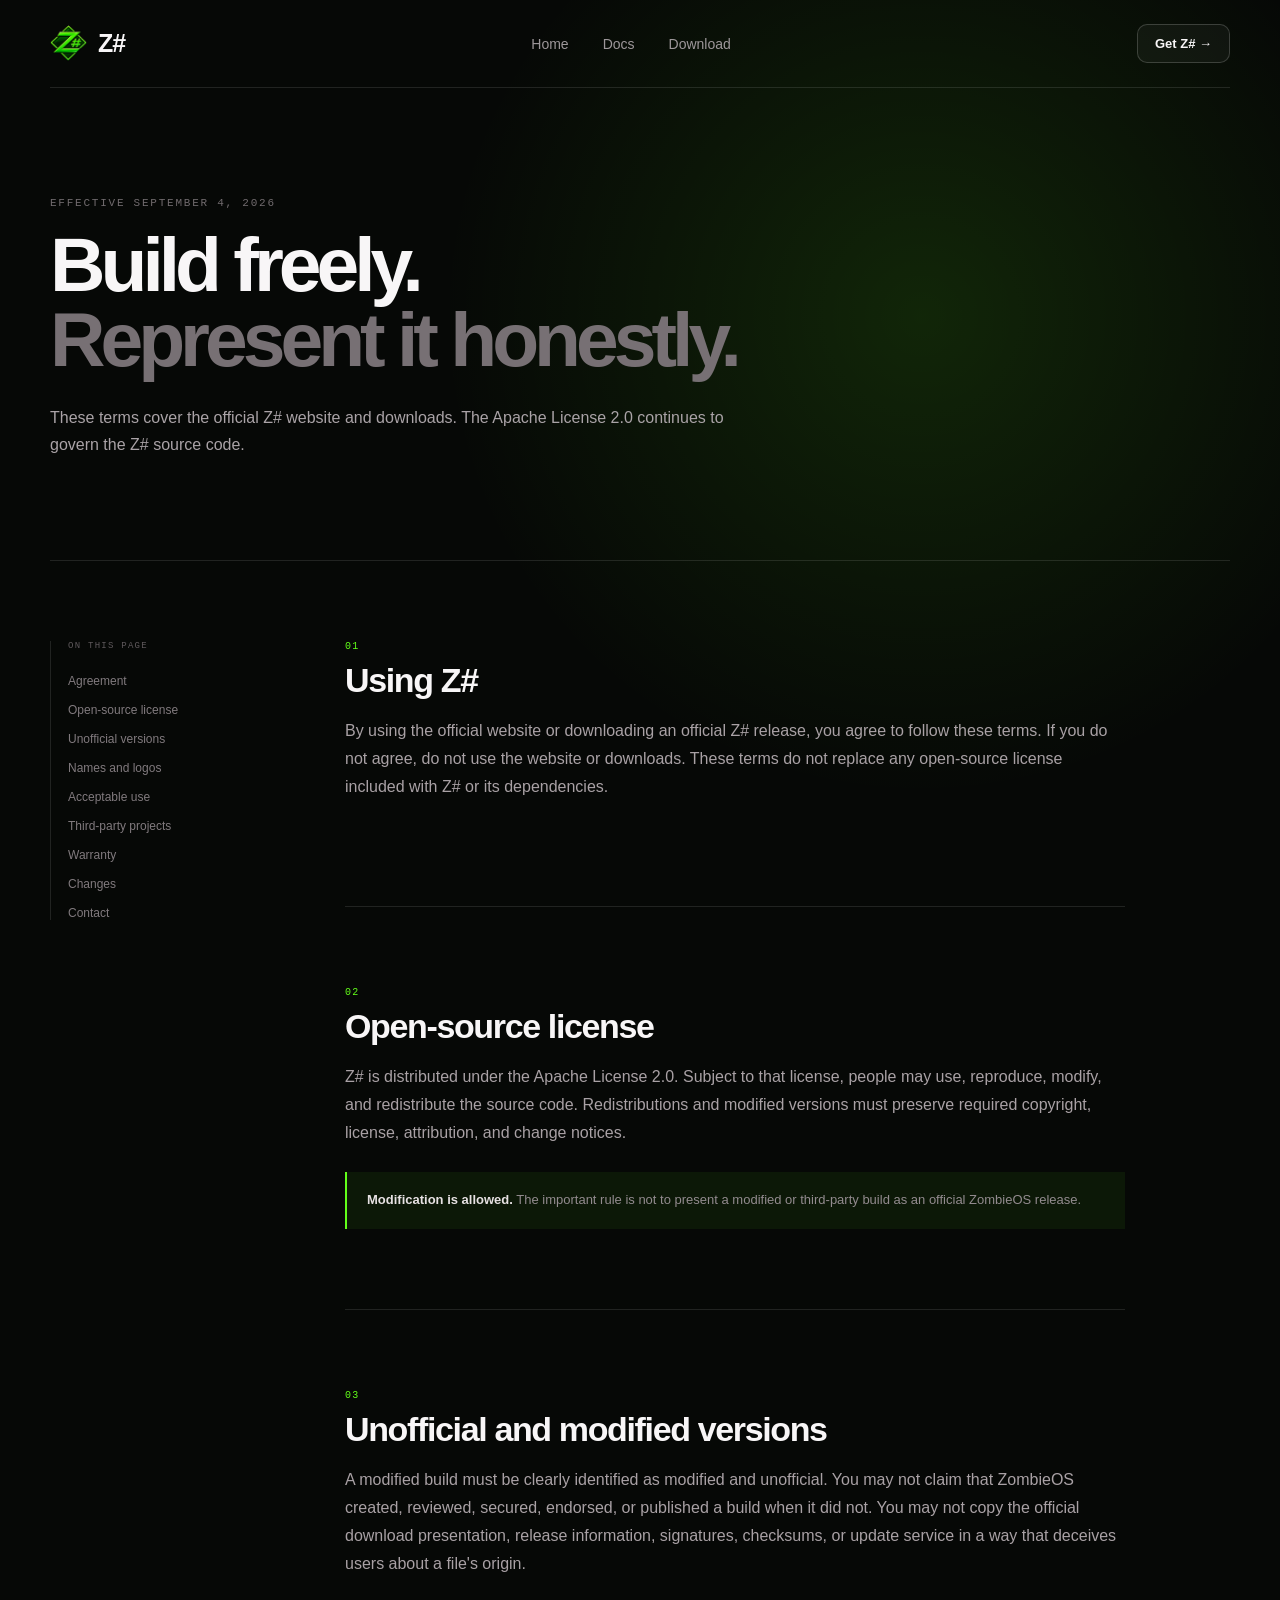
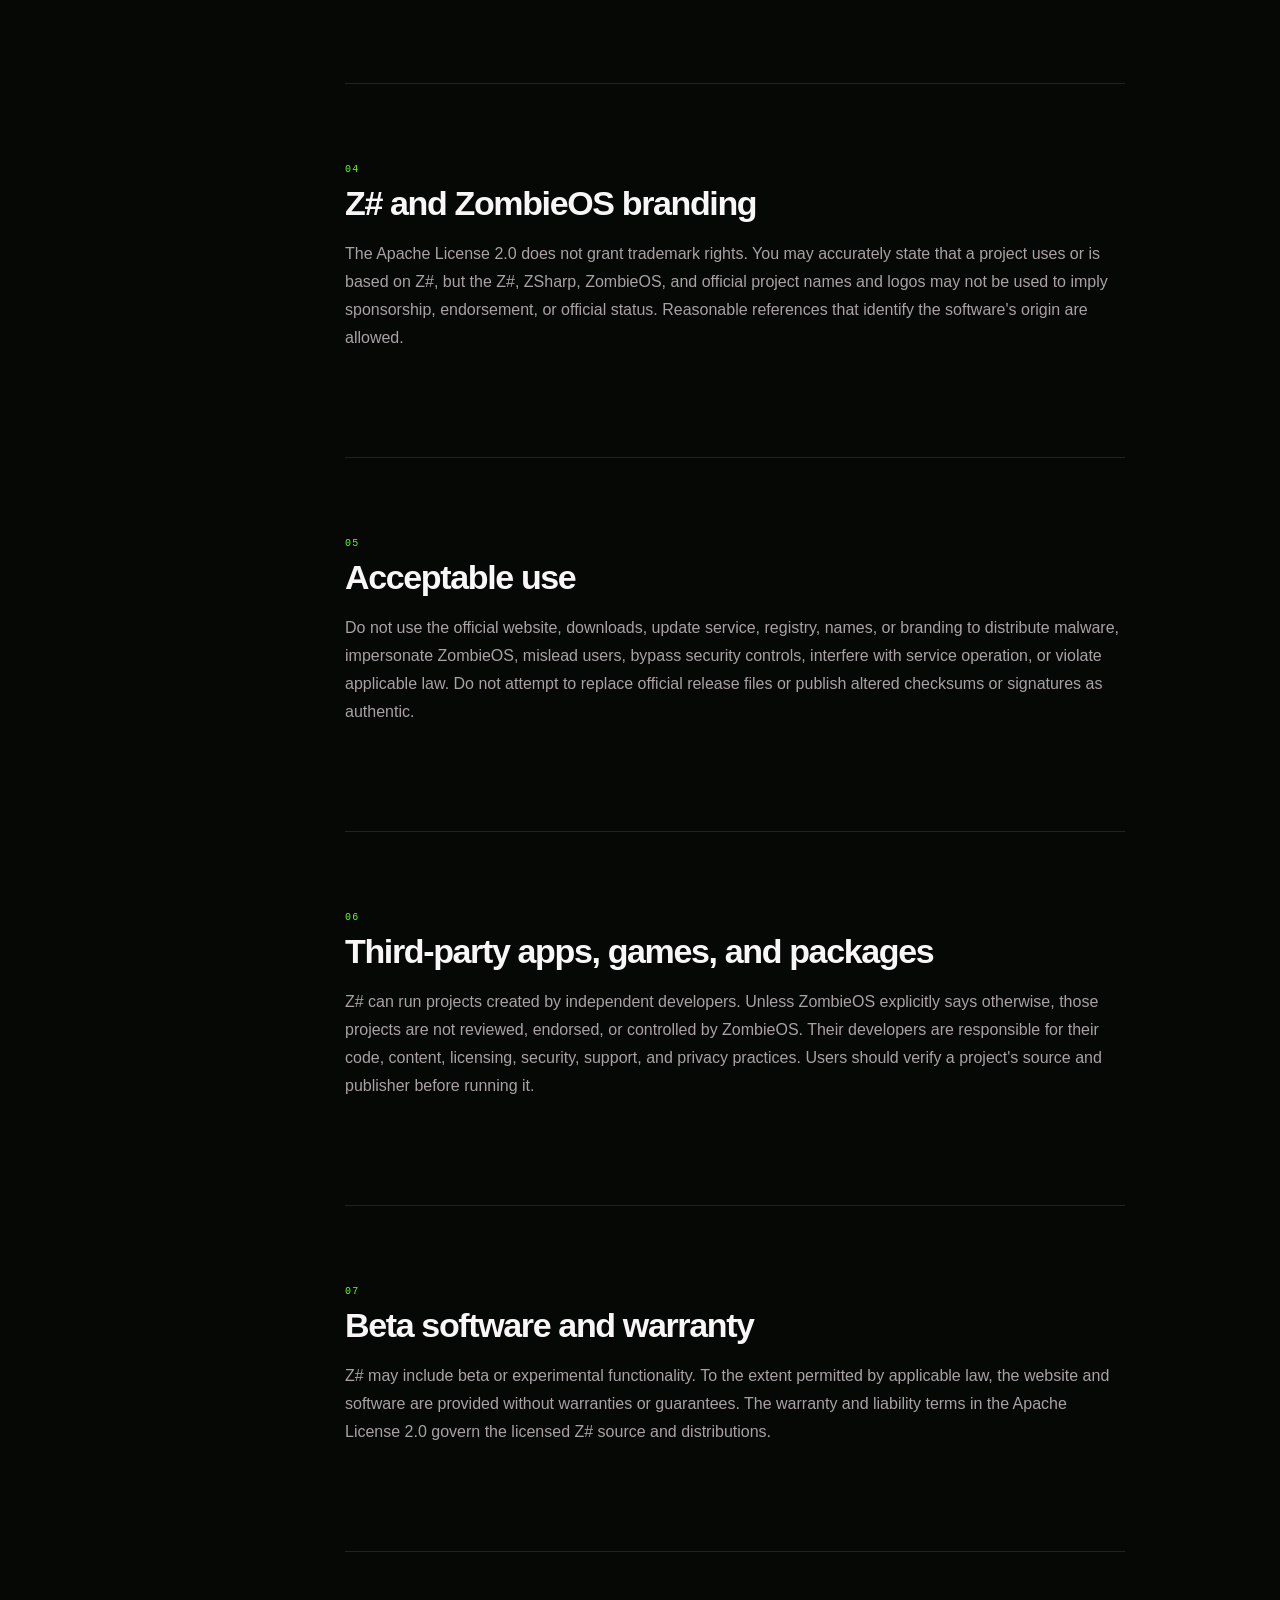
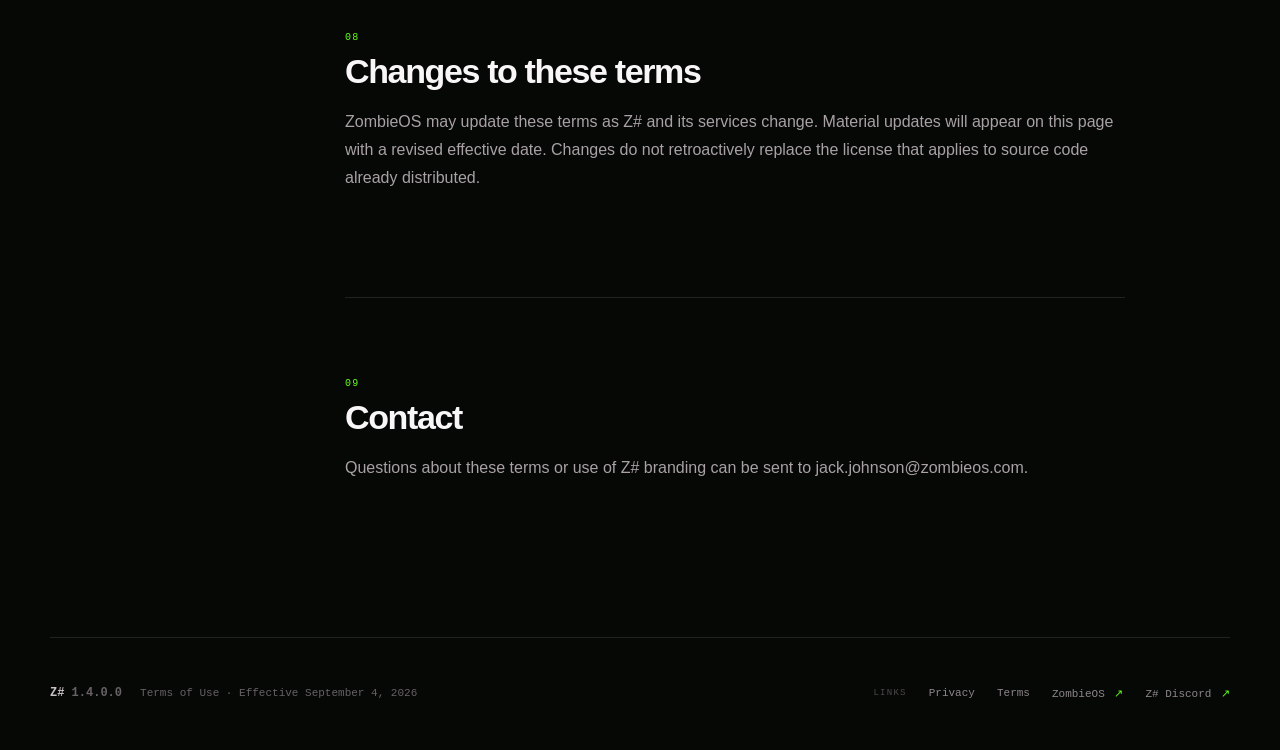
<file: terms.html>
<!doctype html>
<html lang="en">
<head>
  <meta charset="utf-8">
  <meta name="viewport" content="width=device-width, initial-scale=1">
  <meta name="description" content="Terms for using the official Z# website, downloads, names, and logos.">
  <link rel="icon" href="zsharp.png?v=1.0.2.0">
  <link rel="stylesheet" href="Style.css?v=1.0.2.0">
  <script src="/Main.js?v=1.4.0.0" defer></script>
  <script src="/Script.js?v=1.4.0.0" defer></script>
  <script src="/bzvm.js?v=1.4.0.0" defer></script>
  <script type="text/zsharp" src="/Site.zsharp?v=1.4.0.0"></script>
  <title>Terms of Use — Z#</title>
</head>
<body>
  <main>
    <nav class="nav shell" aria-label="Main navigation">
      <a class="brand" href="/" aria-label="Z# home"><img src="zsharp.png?v=1.0.2.0" alt=""><span>Z#</span></a>
      <div class="navLinks"><a href="/">Home</a><a href="/docs">Docs</a><a href="/download">Download</a></div>
      <a class="navCta" href="/download">Get Z# <span aria-hidden="true">→</span></a>
    </nav>

    <header class="docsHero shell">
      <p class="sectionLabel">EFFECTIVE SEPTEMBER 4, 2026</p>
      <h1>Build freely.<br><span>Represent it honestly.</span></h1>
      <p>These terms cover the official Z# website and downloads. The Apache License 2.0 continues to govern the Z# source code.</p>
    </header>

    <div class="docsLayout shell">
      <aside class="docsRail">
        <span>ON THIS PAGE</span>
        <a href="#agreement">Agreement</a><a href="#license">Open-source license</a>
        <a href="#unofficial">Unofficial versions</a><a href="#brands">Names and logos</a>
        <a href="#acceptable-use">Acceptable use</a><a href="#packages">Third-party projects</a>
        <a href="#warranty">Warranty</a><a href="#changes">Changes</a><a href="#contact">Contact</a>
      </aside>

      <article class="docsContent">
        <section id="agreement">
          <div class="docNumber">01</div><h2>Using Z#</h2>
          <p>By using the official website or downloading an official Z# release, you agree to follow these terms. If you do not agree, do not use the website or downloads. These terms do not replace any open-source license included with Z# or its dependencies.</p>
        </section>

        <section id="license">
          <div class="docNumber">02</div><h2>Open-source license</h2>
          <p>Z# is distributed under the <a href="https://www.apache.org/licenses/LICENSE-2.0" target="_blank" rel="noreferrer">Apache License 2.0</a>. Subject to that license, people may use, reproduce, modify, and redistribute the source code. Redistributions and modified versions must preserve required copyright, license, attribution, and change notices.</p>
          <div class="docNote"><strong>Modification is allowed.</strong> The important rule is not to present a modified or third-party build as an official ZombieOS release.</div>
        </section>

        <section id="unofficial">
          <div class="docNumber">03</div><h2>Unofficial and modified versions</h2>
          <p>A modified build must be clearly identified as modified and unofficial. You may not claim that ZombieOS created, reviewed, secured, endorsed, or published a build when it did not. You may not copy the official download presentation, release information, signatures, checksums, or update service in a way that deceives users about a file&apos;s origin.</p>
        </section>

        <section id="brands">
          <div class="docNumber">04</div><h2>Z# and ZombieOS branding</h2>
          <p>The Apache License 2.0 does not grant trademark rights. You may accurately state that a project uses or is based on Z#, but the Z#, ZSharp, ZombieOS, and official project names and logos may not be used to imply sponsorship, endorsement, or official status. Reasonable references that identify the software&apos;s origin are allowed.</p>
        </section>

        <section id="acceptable-use">
          <div class="docNumber">05</div><h2>Acceptable use</h2>
          <p>Do not use the official website, downloads, update service, registry, names, or branding to distribute malware, impersonate ZombieOS, mislead users, bypass security controls, interfere with service operation, or violate applicable law. Do not attempt to replace official release files or publish altered checksums or signatures as authentic.</p>
        </section>

        <section id="packages">
          <div class="docNumber">06</div><h2>Third-party apps, games, and packages</h2>
          <p>Z# can run projects created by independent developers. Unless ZombieOS explicitly says otherwise, those projects are not reviewed, endorsed, or controlled by ZombieOS. Their developers are responsible for their code, content, licensing, security, support, and privacy practices. Users should verify a project&apos;s source and publisher before running it.</p>
        </section>

        <section id="warranty">
          <div class="docNumber">07</div><h2>Beta software and warranty</h2>
          <p>Z# may include beta or experimental functionality. To the extent permitted by applicable law, the website and software are provided without warranties or guarantees. The warranty and liability terms in the Apache License 2.0 govern the licensed Z# source and distributions.</p>
        </section>

        <section id="changes">
          <div class="docNumber">08</div><h2>Changes to these terms</h2>
          <p>ZombieOS may update these terms as Z# and its services change. Material updates will appear on this page with a revised effective date. Changes do not retroactively replace the license that applies to source code already distributed.</p>
        </section>

        <section id="contact">
          <div class="docNumber">09</div><h2>Contact</h2>
          <p>Questions about these terms or use of Z# branding can be sent to <a href="mailto:jack.johnson@zombieos.com">jack.johnson@zombieos.com</a>.</p>
        </section>
      </article>
    </div>

    <footer class="footer shell">
      <div class="footerIdentity"><strong>Z# <span data-zsharp-version></span></strong><span>Terms of Use · Effective September 4, 2026</span></div>
      <nav class="footerLinks" aria-label="Official links"><span>LINKS</span><a href="/privacy">Privacy</a><a href="/terms">Terms</a><a href="https://www.zombieos.com/" target="_blank" rel="noreferrer">ZombieOS <b>↗</b></a><a href="https://www.discord.com/invite/vyc729qvh5" target="_blank" rel="noreferrer">Z# Discord <b>↗</b></a></nav>
    </footer>
  </main>
</body>
</html>
</file>
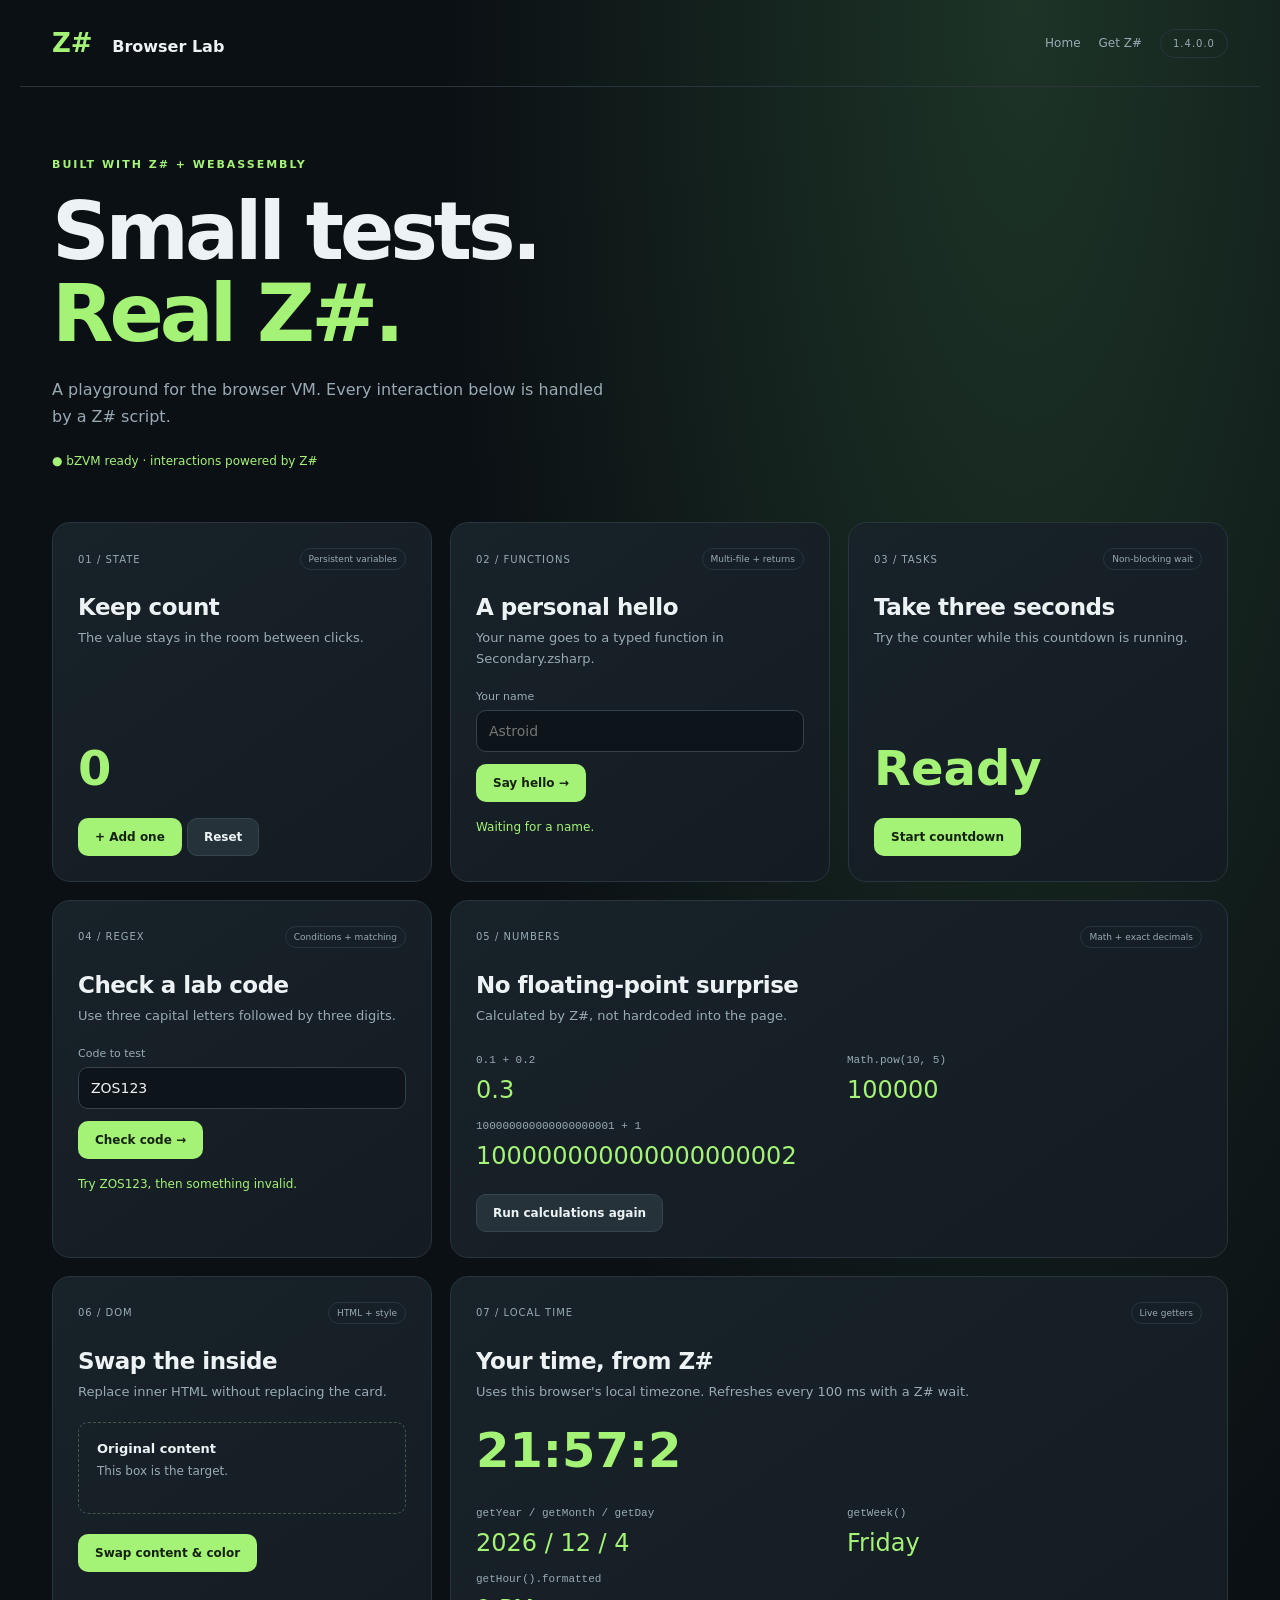
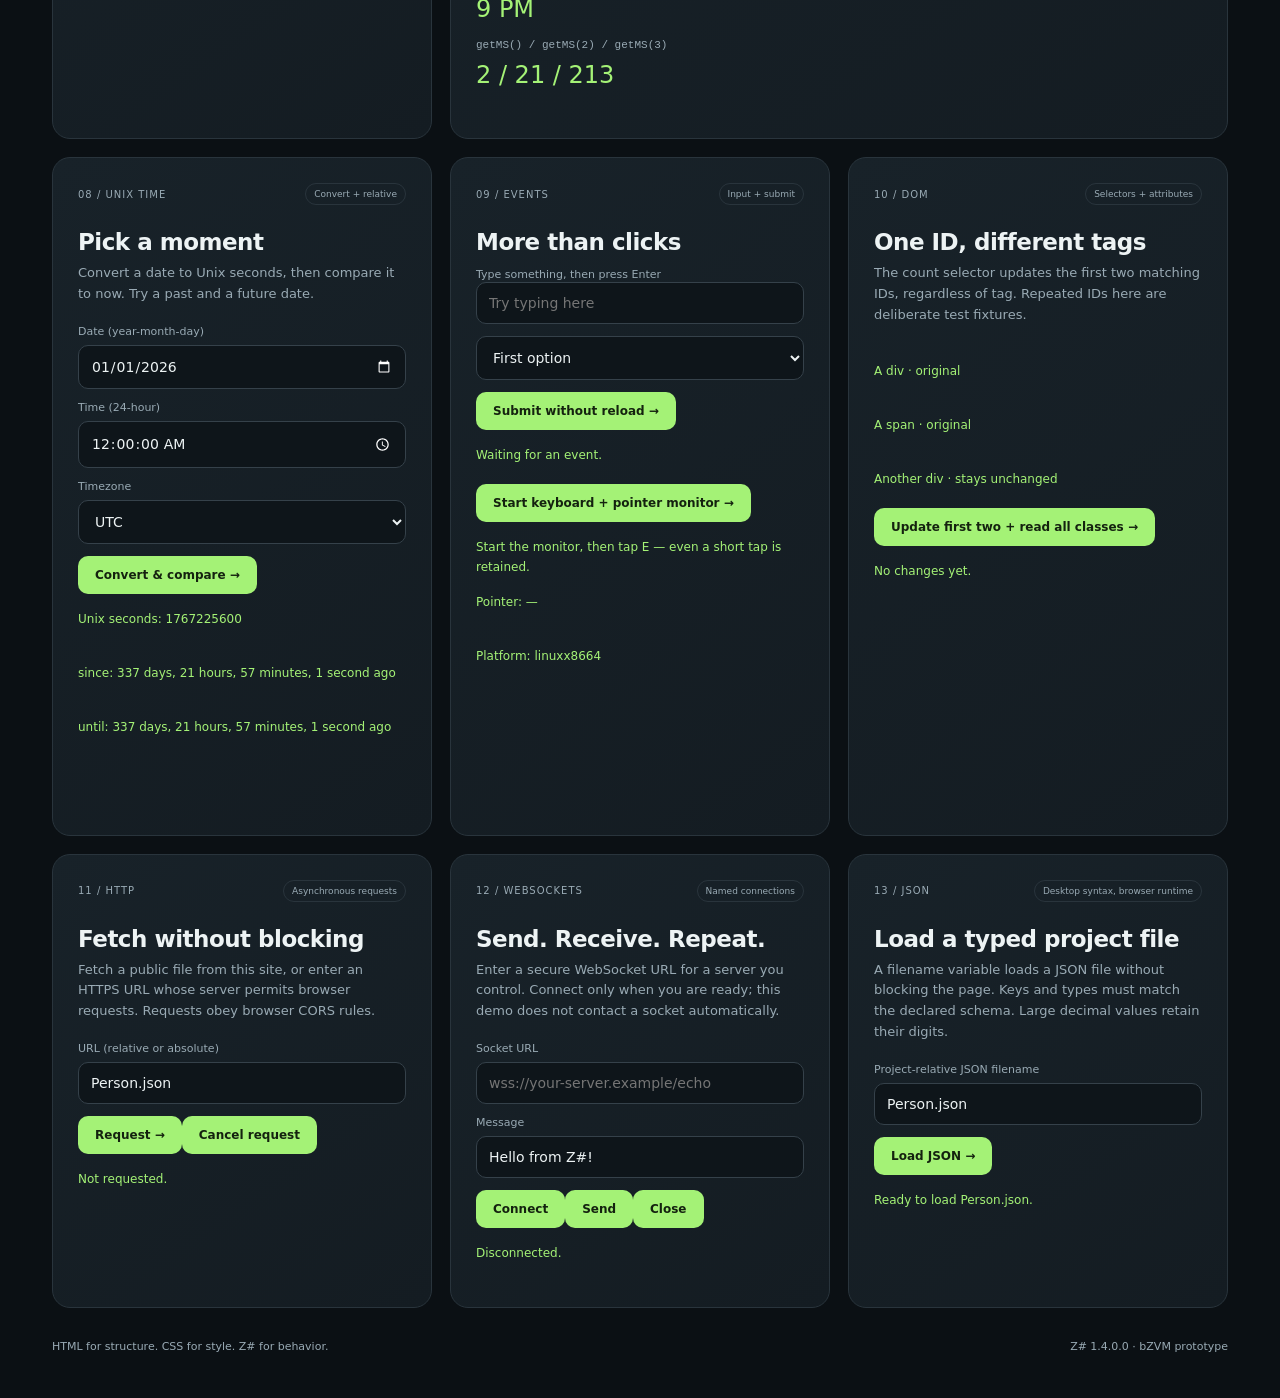
<file: zsharp.html>
<!doctype html>
<html lang="en">
  <head>
    <meta charset="utf-8" />
    <meta name="viewport" content="width=device-width,initial-scale=1" />
    <title>Z# • Browser Lab</title>
    <meta name="description" content="Try the Z# browser VM: state, functions, exact decimals, Time, DOM events, networking and typed JSON." />
    <link rel="icon" href="zsharp.png" />
    <link rel="stylesheet" href="ZSharpStyle.css?v=1.4.0.0" />
    <link rel="stylesheet" href="ZSharpTimeStyle.css?v=1.4.0.0" />
  </head>
  <body>
    <header>
      <a class="brand" href="/"><b id="bartitle">Z#</b> Browser Lab</a>
      <nav class="lab-links" aria-label="Main navigation">
        <a href="/">Home</a>
        <a href="/download">Get Z#</a>
        <span class="badge">1.4.0.0</span>
      </nav>
    </header>
    <main>
      <section class="intro">
        <p class="eyebrow">BUILT WITH Z# + WEBASSEMBLY</p>
        <h1>Small tests.<br /><span>Real Z#.</span></h1>
        <p class="lead">
          A playground for the browser VM. Every interaction below is handled by
          a Z# script.
        </p>
        <p class="runtime" id="runtime">● Loading bZVM…</p>
      </section>
      <section class="grid">
        <article>
          <div class="meta">01 / STATE <span>Persistent variables</span></div>
          <h2>Keep count</h2>
          <p>The value stays in the room between clicks.</p>
          <output class="big" id="count">0</output>
          <div>
            <button id="increment">+ Add one</button>
            <button class="secondary" id="reset">Reset</button>
          </div>
        </article>
        <article>
          <div class="meta">
            02 / FUNCTIONS <span>Multi-file + returns</span>
          </div>
          <h2>A personal hello</h2>
          <p>Your name goes to a typed function in Secondary.zsharp.</p>
          <label for="input">Your name</label
          ><input id="input" placeholder="Astroid" maxlength="80" /><button
            id="greet"
          >
            Say hello →</button
          ><output id="greeting" class="result" aria-live="polite"
            >Waiting for a name.</output
          >
        </article>
        <article>
          <div class="meta">03 / TASKS <span>Non-blocking wait</span></div>
          <h2>Take three seconds</h2>
          <p>Try the counter while this countdown is running.</p>
          <output class="big" id="timer">Ready</output
          ><button id="startTimer">Start countdown</button>
        </article>
        <article>
          <div class="meta">04 / REGEX <span>Conditions + matching</span></div>
          <h2>Check a lab code</h2>
          <p>Use three capital letters followed by three digits.</p>
          <label for="code">Code to test</label
          ><input
            id="code"
            value="ZOS123"
            placeholder="ZOS123"
            maxlength="80"
          /><button id="check">Check code →</button
          ><output class="result" id="validation" aria-live="polite"
            >Try ZOS123, then something invalid.</output
          >
        </article>
        <article class="wide">
          <div class="meta">
            05 / NUMBERS <span>Math + exact decimals</span>
          </div>
          <h2>No floating-point surprise</h2>
          <p>Calculated by Z#, not hardcoded into the page.</p>
          <div class="numbers">
            <div><code>0.1 + 0.2</code><output id="decimal">—</output></div>
            <div><code>Math.pow(10, 5)</code><output id="power">—</output></div>
            <div>
              <code>100000000000000000001 + 1</code
              ><output id="large">—</output>
            </div>
          </div>
          <button class="secondary" id="calculate">
            Run calculations again
          </button>
        </article>
        <article>
          <div class="meta">06 / DOM <span>HTML + style</span></div>
          <h2>Swap the inside</h2>
          <p>Replace inner HTML without replacing the card.</p>
          <div class="preview" id="preview">
            <strong>Original content</strong>
            <p>This box is the target.</p>
          </div>
          <button id="swap">Swap content & color</button>
        </article>
        <article class="wide">
          <div class="meta">07 / LOCAL TIME <span>Live getters</span></div>
          <h2>Your time, from Z#</h2>
          <p>
            Uses this browser's local timezone. Refreshes every 100 ms with a Z#
            wait.
          </p>
          <output id="localclock" class="big">Loading…</output>
          <div class="numbers">
            <div>
              <code>getYear / getMonth / getDay</code
              ><output id="localdate">—</output>
            </div>
            <div><code>getWeek()</code><output id="weekday">—</output></div>
            <div>
              <code>getHour().formatted</code
              ><output id="hourformatted">—</output>
            </div>
            <div>
              <code>getMS() / getMS(2) / getMS(3)</code
              ><output id="precision">—</output>
            </div>
          </div>
        </article>
        <article>
          <div class="meta">08 / UNIX TIME <span>Convert + relative</span></div>
          <h2>Pick a moment</h2>
          <p>
            Convert a date to Unix seconds, then compare it to now. Try a past
            and a future date.
          </p>
          <label for="timedate">Date (year-month-day)</label>
          <input
            id="timedate"
            type="date"
            value="2026-01-01"
            min="0001-01-01"
            max="9999-12-31"
          />
          <label for="timeclock">Time (24-hour)</label>
          <input id="timeclock" type="time" value="00:00:00" step="1" />
          <label for="timezone">Timezone</label>
          <select id="timezone">
            <option value="UTC">UTC</option>
            <option value="LOCAL">Your local timezone</option>
            <option value="UTC+05:30">UTC+05:30</option>
            <option value="UTC-04:00">UTC-04:00</option>
          </select>
          <button id="converttime">Convert & compare →</button>
          <output id="unixtime" class="result" aria-live="polite">—</output>
          <output id="since" class="result">—</output>
          <output id="until" class="result">—</output>
          <output id="timeerror" class="result" role="alert"></output>
        </article>
        <article>
          <div class="meta">09 / EVENTS <span>Input + submit</span></div>
          <h2>More than clicks</h2>
          <form id="eventform">
            <label for="eventinput">Type something, then press Enter</label>
            <input id="eventinput" placeholder="Try typing here" />
            <select id="eventoption" aria-label="Example option">
              <option value="First">First option</option>
              <option value="Second">Second option</option>
            </select>
            <button type="submit">Submit without reload →</button>
          </form>
          <output id="eventresult" class="result" aria-live="polite">Waiting for an event.</output>
          <button id="startkeys">Start keyboard + pointer monitor →</button>
          <output id="keyboardresult" class="result">Start the monitor, then tap E — even a short tap is retained.</output>
          <output id="pointerresult" class="result">Pointer: —</output>
          <output id="platforminfo" class="result">Platform: —</output>
        </article>
        <article>
          <div class="meta">10 / DOM <span>Selectors + attributes</span></div>
          <h2>One ID, different tags</h2>
          <p>The count selector updates the first two matching IDs, regardless of tag. Repeated IDs here are deliberate test fixtures.</p>
          <div id="duplicate" class="result">A div · original</div>
          <span id="duplicate" class="result">A span · original</span>
          <div id="duplicate" class="result">Another div · stays unchanged</div>
          <button id="attrtest">Update first two + read all classes →</button>
          <output id="attrresult" class="result">No changes yet.</output>
        </article>
        <article>
          <div class="meta">11 / HTTP <span>Asynchronous requests</span></div>
          <h2>Fetch without blocking</h2>
          <p>Fetch a public file from this site, or enter an HTTPS URL whose server permits browser requests. Requests obey browser CORS rules.</p>
          <label for="httpurl">URL (relative or absolute)</label>
          <input id="httpurl" value="Person.json" />
          <div class="actions"><button id="fetchtest">Request →</button><button id="canceltest">Cancel request</button></div>
          <output id="httpresult" class="result" aria-live="polite">Not requested.</output>
        </article>
        <article>
          <div class="meta">12 / WEBSOCKETS <span>Named connections</span></div>
          <h2>Send. Receive. Repeat.</h2>
          <p>Enter a secure WebSocket URL for a server you control. Connect only when you are ready; this demo does not contact a socket automatically.</p>
          <label for="socketurl">Socket URL</label>
          <input id="socketurl" type="url" placeholder="wss://your-server.example/echo" spellcheck="false" />
          <label for="socketinput">Message</label>
          <input id="socketinput" value="Hello from Z#!" />
          <div class="actions"><button id="sockettest">Connect</button><button id="socketsend">Send</button><button id="socketclose">Close</button></div>
          <output id="socketresult" class="result" aria-live="polite">Disconnected.</output>
        </article>
        <article>
          <div class="meta">13 / JSON <span>Desktop syntax, browser runtime</span></div>
          <h2>Load a typed project file</h2>
          <p>A filename variable loads a JSON file without blocking the page. Keys and types must match the declared schema. Large decimal values retain their digits.</p>
          <label for="jsonpath">Project-relative JSON filename</label>
          <input id="jsonpath" value="Person.json" />
          <button id="loadjson">Load JSON →</button>
          <output id="jsonresult" class="result" aria-live="polite">Ready to load Person.json.</output>
        </article>
      </section>
      <footer>
        HTML for structure. CSS for style. Z# for behavior.<span
          >Z# 1.4.0.0 · bZVM prototype</span
        >
      </footer>
    </main>
    <script>
      window.addEventListener("bzvm:error", function (event) {
        document.getElementById("timeerror").textContent = event.detail;
      });
    </script>
    <script src="bzvm.js?v=1.4.0.0" defer></script>
    <script type="text/zsharp" src="Main.zsharp?v=1.4.0.0"></script>
  </body>
</html>
</file>
<file: Style.css>
:root {
  --ink: #f8f6f7;
  --muted: #aaa3a7;
  --surface: #080b08;
  --line: rgba(255, 255, 255, 0.11);
  --accent: #62ff19;
  --accent-deep: #087923;
  --font-geist-sans: "Segoe UI", Inter, Arial, sans-serif;
  --font-geist-mono: "Cascadia Code", "SFMono-Regular", Consolas, monospace;
}

* {
  box-sizing: border-box;
}
html {
  scroll-behavior: smooth;
}
body {
  margin: 0;
  color: var(--ink);
  background:
    radial-gradient(
      circle at 72% 8%,
      rgba(98, 255, 25, 0.12),
      transparent 30rem
    ),
    #060806;
  font-family: var(--font-geist-sans), Arial, sans-serif;
}
a {
  color: inherit;
  text-decoration: none;
}
.shell {
  width: min(1180px, calc(100% - 48px));
  margin-inline: auto;
}

.nav {
  height: 88px;
  display: flex;
  align-items: center;
  justify-content: space-between;
  border-bottom: 1px solid var(--line);
  position: relative;
  z-index: 20;
}
.brand {
  display: flex;
  align-items: center;
  gap: 11px;
  font-size: 25px;
  font-weight: 760;
  letter-spacing: -0.04em;
}
.brand img {
  width: 37px;
  height: 37px;
  border-radius: 9px;
}
.navLinks {
  position: static;
  margin-inline: auto;
  display: flex;
  gap: 34px;
  color: #9d979a;
  font-size: 14px;
}
.navLinks a {
  transition: color 0.2s;
}
.navLinks a:hover,
.navLinks .active {
  color: #fff;
}
.navLinks .active::after {
  content: "";
  display: block;
  width: 16px;
  height: 2px;
  margin: 7px auto 0;
  background: var(--accent);
  border-radius: 3px;
}
.navActions {
  display: flex;
  align-items: center;
  gap: 8px;
  flex-shrink: 0;
}

.navCta {
  white-space: nowrap;
  padding: 11px 17px;
  border: 1px solid rgba(255, 255, 255, 0.18);
  border-radius: 10px;
  font-size: 13px;
  font-weight: 650;
  background: rgba(255, 255, 255, 0.04);
  transition:
    background 0.2s,
    border-color 0.2s;
}
.navCta:hover {
  background: rgba(255, 255, 255, 0.09);
  border-color: rgba(255, 255, 255, 0.3);
}

.hero {
  min-height: 700px;
  display: grid;
  grid-template-columns: 0.88fr 1.12fr;
  align-items: center;
  gap: 48px;
  padding-block: 74px 84px;
}
.eyebrow {
  color: #b6afb2;
  font-size: 12px;
  text-transform: uppercase;
  letter-spacing: 0.13em;
  display: flex;
  align-items: center;
  gap: 9px;
  margin-bottom: 26px;
}
.eyebrow span {
  width: 7px;
  height: 7px;
  border-radius: 50%;
  background: var(--accent);
  box-shadow: 0 0 18px var(--accent);
}
.eyebrow b {
  font-weight: inherit;
}
.hero h1 {
  margin: 0;
  font-size: clamp(54px, 6.3vw, 91px);
  line-height: 0.93;
  letter-spacing: -0.075em;
  font-weight: 750;
}
.hero h1 em {
  color: transparent;
  -webkit-text-stroke: 1px rgba(255, 255, 255, 0.55);
  font-style: normal;
}
.heroCopy > p {
  color: var(--muted);
  line-height: 1.7;
  font-size: 16px;
  max-width: 500px;
  margin: 29px 0 31px;
}
.heroActions {
  display: flex;
  align-items: center;
  gap: 27px;
}
.primaryButton {
  display: flex;
  align-items: center;
  gap: 29px;
  padding: 14px 17px 14px 20px;
  color: #041004;
  background: linear-gradient(135deg, #74ff21, #16b837);
  border-radius: 9px;
  font-size: 14px;
  font-weight: 720;
  box-shadow: 0 15px 38px rgba(70, 255, 38, 0.22);
  transition:
    transform 0.2s,
    box-shadow 0.2s;
}
.primaryButton:hover {
  transform: translateY(-2px);
  box-shadow: 0 18px 45px rgba(70, 255, 38, 0.34);
}
.primaryButton span {
  font-size: 18px;
}
.textButton {
  color: #c6bfc2;
  font-size: 14px;
}
.textButton span {
  margin-left: 7px;
  transition: margin 0.2s;
}
.textButton:hover span {
  margin-left: 12px;
}
.platforms {
  display: flex;
  align-items: center;
  gap: 10px;
  color: #625d60;
  font-size: 11px;
  margin-top: 38px;
  text-transform: uppercase;
  letter-spacing: 0.08em;
}
.platforms i {
  width: 3px;
  height: 3px;
  border-radius: 50%;
  background: #514c4f;
}

.codeCanvas {
  --mx: 50%;
  --my: 50%;
  position: relative;
  height: 540px;
  border-radius: 32px;
  background-image:
    linear-gradient(rgba(255, 255, 255, 0.035) 1px, transparent 1px),
    linear-gradient(90deg, rgba(255, 255, 255, 0.035) 1px, transparent 1px);
  background-size: 32px 32px;
  isolation: isolate;
  overflow: hidden;
}
.codeCanvas::after {
  content: "";
  position: absolute;
  inset: 0;
  background: radial-gradient(circle at center, transparent 20%, #060806 82%);
  z-index: -1;
}
.cursorGlow {
  position: absolute;
  width: 330px;
  height: 330px;
  left: var(--mx);
  top: var(--my);
  transform: translate(-50%, -50%);
  background: radial-gradient(circle, rgba(98, 255, 25, 0.13), transparent 67%);
  pointer-events: none;
  transition:
    left 0.08s linear,
    top 0.08s linear;
}
.codeCard {
  position: absolute;
  width: min(445px, 78%);
  left: 50%;
  top: 50%;
  transform: translate(-50%, -50%) rotate(-1deg);
  border: 1px solid rgba(255, 255, 255, 0.13);
  border-radius: 18px;
  background: rgba(11, 17, 11, 0.9);
  box-shadow: 0 32px 80px rgba(0, 0, 0, 0.5);
  backdrop-filter: blur(18px);
  overflow: hidden;
  z-index: 4;
}
.codeBar {
  height: 48px;
  border-bottom: 1px solid var(--line);
  display: flex;
  align-items: center;
  padding: 0 17px;
  gap: 7px;
}
.dot {
  width: 7px;
  height: 7px;
  border-radius: 50%;
}
.red {
  background: #ff5d68;
}
.amber {
  background: #f8bd48;
}
.green {
  background: #34c77b;
}
.filename {
  margin-left: 9px;
  color: #777175;
  font: 11px var(--font-geist-mono);
}
.codeCard pre {
  margin: 0;
  padding: 27px 30px 19px;
  min-height: 280px;
  font: 14px/1.72 var(--font-geist-mono);
  color: #d7d1d4;
}
.codeCard pre span {
  display: inline;
}
.codeCard .soft {
  color: #90888d;
}
.codeCard .string {
  color: #a8ff75;
}
.codeCard .accent {
  color: #62ff19;
  font-weight: 700;
}
.running {
  display: flex;
  align-items: center;
  gap: 8px;
  margin: 0 22px 20px;
  padding: 10px 12px;
  border-radius: 8px;
  background: rgba(39, 194, 113, 0.08);
  color: #7edaa9;
  font: 10px var(--font-geist-mono);
}
.running span {
  width: 6px;
  height: 6px;
  border-radius: 50%;
  background: #42d687;
  box-shadow: 0 0 11px #42d687;
}
.node {
  position: absolute;
  z-index: 5;
  display: flex;
  flex-direction: column;
  padding: 10px 14px;
  min-width: 88px;
  border: 1px solid rgba(255, 255, 255, 0.13);
  border-radius: 11px;
  background: rgba(10, 16, 10, 0.88);
  box-shadow: 0 14px 38px rgba(0, 0, 0, 0.35);
  animation: float 5s ease-in-out infinite;
}
.node b {
  font: 12px var(--font-geist-mono);
  color: #86ff45;
}
.node small {
  color: #716b6e;
  font-size: 9px;
  margin-top: 3px;
}
.nodeA {
  left: 3%;
  top: 12%;
}
.nodeB {
  right: 1%;
  top: 20%;
  animation-delay: -1s;
}
.nodeC {
  left: 1%;
  bottom: 15%;
  animation-delay: -2s;
}
.nodeD {
  right: 3%;
  bottom: 10%;
  animation-delay: -3s;
}
.connector {
  position: absolute;
  height: 1px;
  background: linear-gradient(
    90deg,
    transparent,
    rgba(98, 255, 25, 0.42),
    transparent
  );
  transform-origin: left;
  z-index: 1;
}
.connectorA {
  width: 180px;
  left: 15%;
  top: 25%;
  transform: rotate(23deg);
}
.connectorB {
  width: 210px;
  right: 8%;
  top: 33%;
  transform: rotate(148deg);
}
.connectorC {
  width: 230px;
  left: 13%;
  bottom: 24%;
  transform: rotate(-16deg);
}
.orbit {
  position: absolute;
  border: 1px solid rgba(98, 255, 25, 0.12);
  border-radius: 50%;
  left: 50%;
  top: 50%;
  transform: translate(-50%, -50%);
  animation: pulse 5s ease-in-out infinite;
}
.orbitOne {
  width: 420px;
  height: 420px;
}
.orbitTwo {
  width: 550px;
  height: 550px;
  animation-delay: -2.5s;
}
@keyframes float {
  50% {
    transform: translateY(-7px);
  }
}
@keyframes pulse {
  50% {
    opacity: 0.35;
    transform: translate(-50%, -50%) scale(1.03);
  }
}

.manifesto {
  padding: 112px 0 130px;
  border-top: 1px solid var(--line);
}
.sectionLabel {
  color: #716b6e;
  font: 11px var(--font-geist-mono);
  letter-spacing: 0.16em;
}
.manifesto h2 {
  font-size: clamp(40px, 5vw, 68px);
  letter-spacing: -0.055em;
  line-height: 1.03;
  margin: 22px 0 70px;
}
.manifesto h2 span {
  color: #777074;
}
.featureGrid {
  display: grid;
  grid-template-columns: repeat(3, 1fr);
  gap: 1px;
  background: var(--line);
  border: 1px solid var(--line);
}
.featureGrid article {
  background: #060806;
  padding: 31px;
  min-height: 240px;
}
.featureGrid strong {
  color: #6f696c;
  font: 10px var(--font-geist-mono);
}
.featureGrid h3 {
  font-size: 20px;
  margin: 51px 0 13px;
}
.featureGrid p {
  color: #8f888c;
  font-size: 14px;
  line-height: 1.65;
  margin: 0;
}

.footer {
  min-height: 112px;
  display: flex;
  align-items: center;
  justify-content: space-between;
  gap: 40px;
  border-top: 1px solid var(--line);
  color: #686165;
  font: 11px var(--font-geist-mono);
}
.footerIdentity {
  display: flex;
  align-items: baseline;
  gap: 18px;
}
.footerIdentity strong {
  color: #c9c2c5;
  font-size: 12px;
}
.footerIdentity span {
  color: #686165;
}
.footerLinks {
  display: flex;
  align-items: center;
  gap: 22px;
}
.footerLinks > span {
  color: #4f494c;
  font-size: 9px;
  letter-spacing: 0.14em;
}
.footerLinks a {
  color: #8d868a;
  transition: color 0.2s;
}
.footerLinks a:hover {
  color: #fff;
}
.footerLinks b {
  color: #62ff19;
  font-weight: 400;
  margin-left: 3px;
}

/* Documentation */
.docsHero {
  padding: 98px 0 86px;
  border-bottom: 1px solid var(--line);
}
.docsHero h1,
.downloadHero h1 {
  margin: 18px 0 26px;
  font-size: clamp(50px, 6vw, 82px);
  line-height: 0.98;
  letter-spacing: -0.065em;
}
.docsHero h1 span,
.downloadHero h1 span {
  color: #777074;
}
.docsHero > p:last-child {
  max-width: 680px;
  color: var(--muted);
  font-size: 16px;
  line-height: 1.7;
}
code {
  font-family: var(--font-geist-mono);
}
.docsHero code,
.docsContent p code,
.downloadHero code {
  color: #91ff55;
  background: rgba(98, 255, 25, 0.09);
  border: 1px solid rgba(98, 255, 25, 0.15);
  border-radius: 5px;
  padding: 2px 5px;
  font-size: 0.87em;
}
.docsLayout {
  display: grid;
  grid-template-columns: 205px 1fr;
  gap: 90px;
  padding-block: 80px 130px;
  align-items: start;
}
.docsRail {
  position: sticky;
  top: 32px;
  display: flex;
  flex-direction: column;
  gap: 15px;
  padding-left: 17px;
  border-left: 1px solid var(--line);
}
.docsRail span {
  color: #5f595c;
  font: 9px var(--font-geist-mono);
  letter-spacing: 0.14em;
  margin-bottom: 8px;
}
.docsRail a {
  color: #817a7e;
  font-size: 12px;
  transition:
    color 0.2s,
    transform 0.2s;
}
.docsRail a:hover {
  color: #fff;
  transform: translateX(3px);
}
.docsContent {
  max-width: 780px;
  min-width: 0;
}
.docsContent section {
  scroll-margin-top: 35px;
  padding: 0 0 80px;
  margin-bottom: 80px;
  border-bottom: 1px solid var(--line);
}
.docsContent section:last-child {
  border: 0;
  margin: 0;
  padding-bottom: 0;
}
.docNumber {
  color: #62ff19;
  font: 10px var(--font-geist-mono);
  letter-spacing: 0.12em;
}
.docsContent h2 {
  font-size: 34px;
  letter-spacing: -0.04em;
  margin: 9px 0 17px;
}
.docsContent > section > p {
  color: #a9a1a5;
  line-height: 1.75;
  margin: 0 0 25px;
}
.docsContent pre {
  overflow: auto;
  margin: 25px 0 0;
  padding: 25px 27px;
  border: 1px solid var(--line);
  border-radius: 12px;
  background:
    linear-gradient(135deg, rgba(255, 255, 255, 0.025), transparent), #0d0a0b;
  box-shadow: 0 20px 55px rgba(0, 0, 0, 0.23);
}
.docsContent pre code {
  color: #d9d2d5;
  font-size: 13px;
  line-height: 1.72;
}
.comparisonTable {
  border: 1px solid var(--line);
  border-radius: 12px;
  overflow: hidden;
  margin: 29px 0;
}
.comparisonRow {
  display: grid;
  grid-template-columns: 100px 90px 1fr;
  min-height: 57px;
  align-items: center;
  border-bottom: 1px solid var(--line);
  padding: 0 18px;
}
.comparisonRow:last-child {
  border: 0;
}
.comparisonRow code {
  color: #86ff45;
  font-size: 12px;
}
.comparisonRow span {
  color: #747074;
  font: 11px var(--font-geist-mono);
}
.comparisonRow p {
  color: #989195;
  font-size: 12px;
  margin: 0;
}
.docNote {
  margin-top: 22px;
  padding: 18px 20px;
  border-left: 2px solid var(--accent);
  background: rgba(98, 255, 25, 0.065);
  color: #938b8f;
  font-size: 13px;
  line-height: 1.6;
}
.docNote strong {
  color: #e7e1e3;
}

/* Download */
.downloadHero {
  min-height: 405px;
  padding: 90px 0 72px;
  display: grid;
  grid-template-columns: 1.35fr 0.65fr;
  align-items: end;
  gap: 70px;
  border-bottom: 1px solid var(--line);
}
.downloadHero h1 {
  margin-bottom: 0;
}
.downloadHero > p {
  color: #a29a9e;
  line-height: 1.75;
  margin: 0 0 9px;
}
.downloadSection {
  padding-block: 76px 125px;
}
.downloadCard {
  display: grid;
  grid-template-columns: 260px 1fr;
  min-height: 390px;
  border: 1px solid var(--line);
  border-radius: 20px;
  overflow: hidden;
  background: linear-gradient(
    145deg,
    rgba(255, 255, 255, 0.035),
    rgba(255, 255, 255, 0.008)
  );
}
.downloadIcon {
  display: grid;
  place-items: center;
  border-right: 1px solid var(--line);
  background:
    radial-gradient(circle, rgba(98, 255, 25, 0.18), transparent 61%), #090d09;
}
.downloadIcon img {
  width: 130px;
  height: 130px;
  border-radius: 28px;
  box-shadow: 0 30px 80px rgba(70, 255, 38, 0.22);
}
.downloadInfo {
  padding: 50px 55px;
}
.downloadInfo h2 {
  font-size: 39px;
  letter-spacing: -0.045em;
  margin: 12px 0 7px;
}
.downloadInfo > p:not(.sectionLabel) {
  color: #8c8589;
  font-size: 13px;
  margin: 0;
}
.downloadSelectors {
  display: flex;
  gap: 13px;
  margin: 31px 0 26px;
}
.downloadSelectors label {
  display: flex;
  flex-direction: column;
  gap: 8px;
  color: #676164;
  font: 9px var(--font-geist-mono);
  text-transform: uppercase;
  letter-spacing: 0.1em;
}
.downloadSelectors select {
  min-width: 170px;
  color: #e3dde0;
  background: #110e0f;
  border: 1px solid rgba(255, 255, 255, 0.15);
  border-radius: 8px;
  padding: 11px 34px 11px 12px;
  font: 12px var(--font-geist-sans);
}
.downloadButton {
  display: inline-flex;
  align-items: center;
  gap: 55px;
  color: #041004;
  padding: 14px 19px;
  border-radius: 9px;
  background: linear-gradient(135deg, #74ff21, #16b837);
  box-shadow: 0 16px 38px rgba(70, 255, 38, 0.22);
  font-size: 14px;
  font-weight: 700;
  transition:
    transform 0.2s,
    box-shadow 0.2s;
}
.downloadButton:hover {
  transform: translateY(-2px);
  box-shadow: 0 20px 45px rgba(70, 255, 38, 0.34);
}
.downloadButton span {
  font-size: 18px;
}
.afterInstall {
  display: flex;
  align-items: center;
  justify-content: space-between;
  gap: 30px;
  margin-top: 18px;
  padding: 25px 30px;
  border: 1px solid rgba(98, 255, 25, 0.22);
  border-radius: 14px;
  background: rgba(98, 255, 25, 0.055);
}
.afterInstall h3 {
  font-size: 19px;
  margin: 8px 0 4px;
}
.afterInstall p {
  color: #8c8589;
  font-size: 13px;
  margin: 0;
}
.afterInstall > a {
  white-space: nowrap;
  border: 1px solid rgba(255, 255, 255, 0.18);
  border-radius: 8px;
  padding: 11px 14px;
  font-size: 12px;
}
.afterInstall > a span {
  margin-left: 10px;
}
.stepBadge {
  color: #62ff19;
  font: 9px var(--font-geist-mono);
  letter-spacing: 0.12em;
}
.installSteps {
  display: grid;
  grid-template-columns: repeat(3, 1fr);
  gap: 1px;
  background: var(--line);
  border: 1px solid var(--line);
  margin-top: 76px;
}
.installSteps article {
  background: #060806;
  padding: 28px;
  min-height: 180px;
}
.installSteps article > span {
  color: #6c6569;
  font: 10px var(--font-geist-mono);
}
.installSteps h3 {
  font-size: 18px;
  margin: 27px 0 9px;
}
.installSteps p {
  color: #898286;
  font-size: 13px;
  line-height: 1.6;
  margin: 0;
}
.terminalCard {
  width: min(620px, 100%);
  margin: 72px auto 23px;
  border: 1px solid var(--line);
  border-radius: 13px;
  overflow: hidden;
  background: #090d09;
  box-shadow: 0 28px 70px rgba(0, 0, 0, 0.3);
}
.terminalTop {
  height: 42px;
  border-bottom: 1px solid var(--line);
  display: flex;
  align-items: center;
  gap: 6px;
  padding: 0 14px;
}
.terminalTop i {
  width: 7px;
  height: 7px;
  border-radius: 50%;
  background: #394339;
}
.terminalTop span {
  margin-left: 8px;
  color: #5f595c;
  font: 9px var(--font-geist-mono);
}
.terminalCard > code {
  display: block;
  padding: 24px;
  color: #b8b1b4;
  font-size: 13px;
  line-height: 1.8;
}
.terminalCard code b {
  color: #62ff19;
}
.terminalCard code span {
  color: #6dc99a;
}
.downloadFinePrint {
  max-width: 720px;
  margin: 0 auto;
  color: #5f595c;
  font-size: 11px;
  line-height: 1.6;
  text-align: center;
}

/* Not found */
.notFoundPage {
  min-height: 100vh;
  display: flex;
  flex-direction: column;
}
.notFound {
  flex: 1;
  min-height: 680px;
  display: grid;
  grid-template-columns: 1fr 1fr;
  align-items: center;
  gap: 80px;
  padding-block: 72px;
}
.errorSignal {
  position: relative;
  min-height: 450px;
  display: grid;
  place-items: center;
  background-image:
    linear-gradient(rgba(255, 255, 255, 0.026) 1px, transparent 1px),
    linear-gradient(90deg, rgba(255, 255, 255, 0.026) 1px, transparent 1px);
  background-size: 28px 28px;
  border-radius: 30px;
  overflow: hidden;
  isolation: isolate;
}
.errorSignal::after {
  content: "";
  position: absolute;
  inset: 0;
  background: radial-gradient(
    circle,
    rgba(98, 255, 25, 0.15),
    transparent 32%,
    #060806 75%
  );
  z-index: -1;
}
.errorSignal strong {
  color: transparent;
  -webkit-text-stroke: 1px rgba(255, 255, 255, 0.75);
  font-size: clamp(100px, 15vw, 190px);
  letter-spacing: -0.09em;
  line-height: 1;
  text-shadow: 0 0 70px rgba(98, 255, 25, 0.13);
}
.errorOrbit {
  position: absolute;
  left: 50%;
  top: 50%;
  border: 1px solid rgba(98, 255, 25, 0.2);
  border-radius: 50%;
  transform: translate(-50%, -50%);
  animation: pulse 5s ease-in-out infinite;
}
.errorOrbitOne {
  width: 330px;
  height: 330px;
}
.errorOrbitTwo {
  width: 430px;
  height: 430px;
  animation-delay: -2.5s;
}
.errorNode {
  position: absolute;
  width: 7px;
  height: 7px;
  border-radius: 50%;
  background: #62ff19;
  box-shadow: 0 0 18px #62ff19;
}
.nodeOne {
  left: 17%;
  top: 29%;
}
.nodeTwo {
  right: 14%;
  top: 42%;
}
.nodeThree {
  left: 30%;
  bottom: 17%;
}
.notFoundCopy h1 {
  margin: 16px 0 25px;
  font-size: clamp(52px, 6vw, 83px);
  line-height: 0.98;
  letter-spacing: -0.065em;
}
.notFoundCopy h1 span {
  color: #777074;
}
.notFoundCopy > p:not(.sectionLabel) {
  max-width: 530px;
  color: var(--muted);
  font-size: 15px;
  line-height: 1.72;
  margin-bottom: 31px;
}

@media (max-width: 850px) {
  .hero {
    grid-template-columns: 1fr;
    padding-top: 62px;
  }
  .codeCanvas {
    height: 500px;
  }
  .navLinks {
    display: none;
  }
  .featureGrid {
    grid-template-columns: 1fr;
  }
  .featureGrid article {
    min-height: 190px;
  }
  .featureGrid h3 {
    margin-top: 30px;
  }
  .docsLayout {
    grid-template-columns: 1fr;
    gap: 45px;
  }
  .docsRail {
    position: static;
    display: grid;
    grid-template-columns: repeat(3, 1fr);
    border-left: 0;
    border-top: 1px solid var(--line);
    padding: 22px 0 0;
  }
  .docsRail span {
    grid-column: 1/-1;
  }
  .downloadHero {
    grid-template-columns: 1fr;
    gap: 25px;
  }
  .downloadCard {
    grid-template-columns: 190px 1fr;
  }
  .downloadInfo {
    padding: 40px 35px;
  }
  .notFound {
    grid-template-columns: 1fr;
    gap: 25px;
    padding-top: 52px;
  }
  .errorSignal {
    min-height: 350px;
  }
}
@media (max-width: 520px) {
  .shell {
    width: min(100% - 30px, 1180px);
  }
  .nav {
    min-height: 72px;
    height: auto;
    flex-wrap: wrap;
    gap: 12px;
    padding-block: 16px;
  }
  .navCta {
    padding: 9px 12px;
  }
  .hero {
    padding-top: 48px;
    gap: 35px;
  }
  .hero h1 {
    font-size: 52px;
  }
  .heroActions {
    align-items: flex-start;
    flex-direction: column;
    gap: 20px;
  }
  .codeCanvas {
    height: 430px;
  }
  .codeCard {
    width: 90%;
  }
  .codeCard pre {
    font-size: 11px;
    padding-inline: 20px;
  }
  .node {
    display: none;
  }
  .manifesto {
    padding-block: 80px;
  }
  .footer {
    min-height: 132px;
    align-items: flex-start;
    flex-direction: column;
    justify-content: center;
    gap: 20px;
  }
  .footerIdentity {
    flex-direction: column;
    gap: 6px;
  }
  .footerLinks {
    flex-wrap: wrap;
    gap: 14px 18px;
  }
  .footerLinks > span {
    width: 100%;
  }
  .docsHero {
    padding-block: 70px 58px;
  }
  .docsLayout {
    padding-block: 55px 90px;
  }
  .docsRail {
    grid-template-columns: 1fr 1fr;
  }
  .comparisonRow {
    grid-template-columns: 78px 72px 1fr;
    padding-inline: 12px;
  }
  .comparisonRow p {
    font-size: 10px;
  }
  .docsContent pre {
    padding: 20px 18px;
  }
  .docsContent pre code {
    font-size: 11px;
  }
  .downloadHero {
    padding-block: 65px 55px;
  }
  .downloadCard {
    grid-template-columns: 1fr;
  }
  .downloadIcon {
    min-height: 180px;
    border-right: 0;
    border-bottom: 1px solid var(--line);
  }
  .downloadIcon img {
    width: 95px;
    height: 95px;
  }
  .downloadInfo {
    padding: 32px 24px 38px;
  }
  .downloadSelectors {
    flex-direction: column;
  }
  .downloadSelectors select {
    width: 100%;
  }
  .afterInstall {
    align-items: flex-start;
    flex-direction: column;
  }
  .installSteps {
    grid-template-columns: 1fr;
  }
  .installSteps article {
    min-height: 150px;
  }
  .errorSignal {
    min-height: 280px;
  }
  .notFoundCopy h1 {
    font-size: 50px;
  }
  .notFound {
    min-height: 650px;
  }
}

@media (prefers-reduced-motion: reduce) {
  html {
    scroll-behavior: auto;
  }
  .node,
  .orbit {
    animation: none;
  }
  .primaryButton,
  .textButton span {
    transition: none;
  }
}
</file>
<file: ZSharpStyle.css>
:root {
  color-scheme: dark;
  --bg: #0b1014;
  --line: #29343c;
  --text: #edf3f4;
  --muted: #99aab4;
  --accent: #a4f276;
}
* {
  box-sizing: border-box;
}
body {
  margin: 0;
  background:
    radial-gradient(ellipse at 80% 0%, #1d3427, transparent 40%), var(--bg);
  color: var(--text);
  font-family:
    Segoe UI,
    system-ui,
    sans-serif;
}
header {
  max-width: 1240px;
  margin: auto;
  padding: 28px 32px;
  display: flex;
  align-items: center;
  justify-content: space-between;
  border-bottom: 1px solid var(--line);
}
.brand {
  color: var(--text);
  text-decoration: none;
  font-weight: 700;
}
.brand b {
  color: var(--accent);
  font-size: 26px;
  margin-right: 14px;
}
.badge {
  border: 1px solid var(--line);
  border-radius: 30px;
  padding: 8px 12px;
  font-size: 10px;
  letter-spacing: 1px;
  color: var(--muted);
}
main {
  max-width: 1240px;
  margin: auto;
  padding: 0 32px;
}
.intro {
  padding: 60px 0 42px;
  max-width: 750px;
}
.eyebrow {
  font-size: 11px;
  color: var(--accent);
  letter-spacing: 2px;
  font-weight: 700;
}
h1 {
  font-size: clamp(44px, 7vw, 80px);
  line-height: 1.03;
  letter-spacing: -4px;
  margin: 20px 0;
}
h1 span {
  color: var(--accent);
}
.lead {
  color: var(--muted);
  max-width: 560px;
  line-height: 1.7;
}
.runtime {
  font-size: 12px;
  color: var(--accent);
  margin-top: 24px;
}
.grid {
  display: grid;
  grid-template-columns: repeat(3, minmax(0, 1fr));
  gap: 18px;
}
article {
  padding: 25px;
  border: 1px solid var(--line);
  background: linear-gradient(145deg, #182229, #141c22);
  border-radius: 18px;
  min-width: 0;
  display: flex;
  flex-direction: column;
  align-items: flex-start;
}
.wide {
  grid-column: span 2;
}
.meta {
  width: 100%;
  display: flex;
  justify-content: space-between;
  gap: 8px;
  align-items: center;
  color: var(--muted);
  font-size: 10px;
  letter-spacing: 1px;
}
.meta span {
  border: 1px solid var(--line);
  border-radius: 30px;
  font-size: 9px;
  padding: 5px 8px;
  letter-spacing: 0;
  text-align: center;
}
h2 {
  font-size: 23px;
  letter-spacing: -0.5px;
  margin: 24px 0 8px;
}
article > p {
  font-size: 13px;
  line-height: 1.6;
  color: var(--muted);
  margin: 0 0 20px;
}
.big {
  font-size: 48px;
  font-weight: 600;
  color: var(--accent);
  margin: auto 0 20px;
  min-height: 58px;
}
button {
  background: var(--accent);
  color: #14220f;
  border: 1px solid transparent;
  border-radius: 10px;
  padding: 11px 16px;
  font:
    600 12px Segoe UI,
    system-ui;
  cursor: pointer;
  transition:
    background 0.15s,
    transform 0.15s;
}
button:hover {
  background: #baff94;
  transform: translateY(-1px);
}
button:active {
  transform: translateY(1px);
}
button.secondary {
  color: var(--text);
  background: #26323a;
  border-color: #36454f;
}
button.secondary:hover {
  background: #35444e;
}
button:focus-visible,
input:focus-visible {
  outline: 2px solid var(--accent);
  outline-offset: 3px;
}
label {
  font-size: 11px;
  color: var(--muted);
  margin-bottom: 7px;
}
input {
  width: 100%;
  background: #0e151a;
  border: 1px solid #35414a;
  border-radius: 10px;
  padding: 12px;
  color: var(--text);
  font:
    14px Segoe UI,
    system-ui;
  margin-bottom: 12px;
}
.result {
  font-size: 12px;
  line-height: 1.6;
  color: var(--accent);
  margin-top: 16px;
  min-height: 38px;
  overflow-wrap: anywhere;
}
.numbers {
  display: grid;
  grid-template-columns: 1fr 1fr;
  gap: 16px;
  width: 100%;
  margin: 7px 0 24px;
}
.numbers > div:last-child {
  grid-column: span 2;
}
.numbers code {
  display: block;
  font-size: 11px;
  color: var(--muted);
  margin-bottom: 10px;
  overflow-wrap: anywhere;
}
.numbers output {
  font-size: 24px;
  color: var(--accent);
  overflow-wrap: anywhere;
}
.preview {
  border: 1px dashed #42574a;
  border-radius: 10px;
  padding: 18px;
  width: 100%;
  margin-bottom: 20px;
  font-size: 13px;
  min-height: 92px;
}
.preview p {
  color: var(--muted);
  margin: 8px 0 0;
  font-size: 12px;
}
footer {
  display: flex;
  justify-content: space-between;
  gap: 16px;
  color: var(--muted);
  font-size: 11px;
  padding: 32px 0 40px;
}
@media (max-width: 950px) {
  .grid {
    grid-template-columns: repeat(2, minmax(0, 1fr));
  }
  .wide {
    grid-column: span 1;
  }
  .numbers {
    grid-template-columns: 1fr;
  }
  .numbers > div:last-child {
    grid-column: auto;
  }
}
@media (max-width: 580px) {
  header {
    padding: 20px;
  }
  .badge {
    font-size: 8px;
  }
  main {
    padding: 0 20px;
  }
  .intro {
    padding: 40px 0 32px;
  }
  h1 {
    letter-spacing: -2px;
  }
  .grid {
    grid-template-columns: 1fr;
  }
  article {
    padding: 22px;
  }
  footer {
    flex-direction: column;
  }
}

.lab-links {
  display: flex;
  align-items: center;
  gap: 18px;
}

.lab-links a {
  color: var(--muted);
  font-size: 12px;
  text-decoration: none;
}

.lab-links a:hover {
  color: var(--accent);
}

.lab-links a:focus-visible {
  outline: 2px solid var(--accent);
  outline-offset: 4px;
}

@media (max-width: 580px) {
  header {
    flex-wrap: wrap;
    gap: 18px;
  }

  .lab-links {
    flex-wrap: wrap;
    gap: 14px;
  }
}
</file>
<file: ZSharpTimeStyle.css>
select {
  width: 100%;
  background: #0e151a;
  border: 1px solid #35414a;
  border-radius: 10px;
  padding: 12px;
  color: var(--text);
  font:
    14px "Segoe UI",
    system-ui,
    sans-serif;
  margin-bottom: 12px;
}

select:focus-visible {
  outline: 2px solid var(--accent);
  outline-offset: 3px;
}

#localclock {
  font-size: clamp(28px, 6vw, 48px);
}

#timeerror {
  color: #ff9c9c;
}

#httpresult,
#socketresult,
#keyboardresult {
  overflow-wrap: anywhere;
  white-space: pre-wrap;
  max-height: 220px;
  overflow-y: auto;
}
</file>
